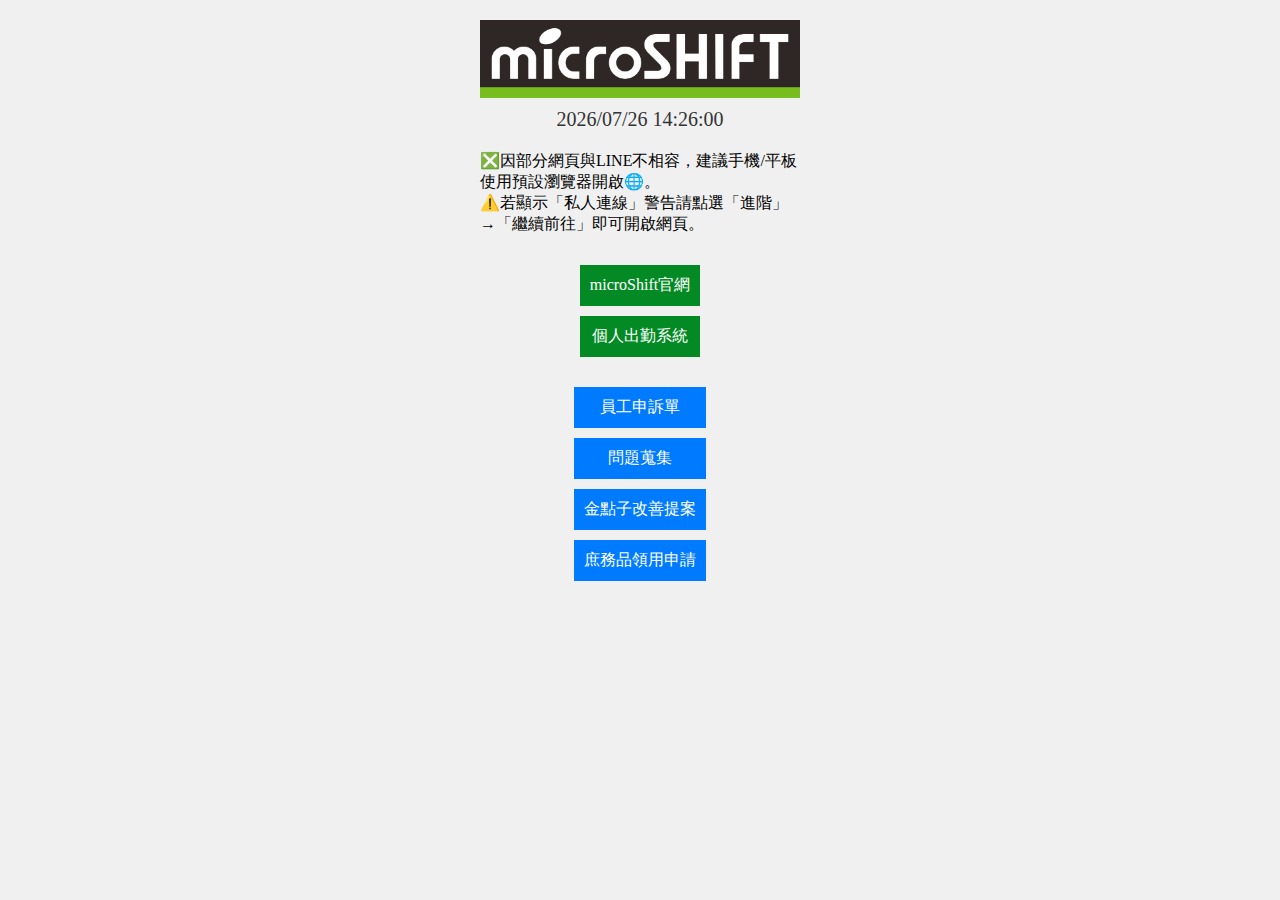
<file: index.html>
﻿<!DOCTYPE html>
<html lang="en">
<head>
    <meta charset="UTF-8">
    <meta name="viewport" content="width=device-width, initial-scale=1.0">
    <title>台灣微轉內部入口網站</title>
    <style>
        /* 頁面設定 */
        body {
            margin: 0;
            padding: 0;
            display: flex;
            flex-direction: column;
            align-items: center;
            background-color: #f0f0f0;
        }

        /* 圖像設定 */
        img {
            max-width: 320px;
            height: auto;
            margin-top: 20px;
        }

        /* 公告區設定 */
        .announcement {
            background-color: rgba(0, 0, 0, 0);
            padding: 10px;
            margin-top: 10px;
            text-align: start;
            width: 320px;
            margin-left: auto;
            margin-right: auto;
        }

        /* 按鍵A設定 */
        .link-containerA {
            margin-top: 20px;
            text-align: center;
        }
        .link-containerA a {
            display: block;
            margin-bottom: 10px;
            padding: 10px;
            background-color: #038a25;
            color: #fff;
            text-decoration: none;
        }

        /* 按鍵B設定 */
        .link-containerB {
            margin-top: 20px;
            text-align: center;
        }
        .link-containerB a {
            display: block;
            margin-bottom: 10px;
            padding: 10px;
            background-color: #007bff;
            color: #fff;
            text-decoration: none;
        }

        /* 按鍵C設定 */
        .link-containerC {
            margin-top: 20px;
            text-align: center;
        }
        .link-containerC a {
            display: block;
            margin-bottom: 10px;
            padding: 10px;
            background-color: #ff00d4;
            color: #fff;
            text-decoration: none;
        }

        /* 日期時間顯示 */
        .datetime {
            margin-top: 10px;
            font-size: 20px;
            color: #333;
        }
    </style>
</head>
<body>
    <!-- 圖片項目 -->
    <img src="index.files/image001.png" alt="Image">
    <!-- 日期時間顯示 -->
    <div class="datetime" id="currentDatetime"></div>
    <script>
        // 使用 JavaScript 獲取當前日期和時間
        function updateDatetime() {
            const currentDatetime = new Date();
            const formattedDatetime = currentDatetime.toLocaleString('zh-CN', {
                year: 'numeric',
                month: '2-digit',
                day: '2-digit',
                hour: '2-digit',
                minute: '2-digit',
                second: '2-digit'
            });
            document.getElementById('currentDatetime').innerText = formattedDatetime;
        }
        // 初始頁面時更新日期和時間
        updateDatetime();
        // 每秒更新一次日期和時間
        setInterval(updateDatetime, 1000);
    </script>
    <div class="announcement">
        <!-- 公告區內容 -->
        <!-- 更新日期：2023/11/6<br> -->
        <!-- 📫線上信箱在公司內請使用內網🖥️，使用行動網路或外部網路請使用外網📱。<br> -->
        ❎因部分網頁與LINE不相容，建議手機/平板使用預設瀏覽器開啟🌐。<br>
        ⚠️若顯示「私人連線」警告請點選「進階」→「繼續前往」即可開啟網頁。
    </div>
    <div class="link-containerA">
        <!-- 按鍵A項目 -->
        <a href="https://www.microshift.com/" target="_blank">microShift官網</a>
        <!-- <a href="https://192.168.1.254/" target="_blank">線上信箱(內網)</a> -->
        <!-- <a href="https://118.163.212.139/" target="_blank">線上信箱(外網)</a> -->
        <a href="http://118.163.212.144/mobile" target="_blank">個人出勤系統</a>
        <!-- <a href="https://microshift-internal.github.io/meeting_room.html" target="_blank">會議室使用登記</a> -->
    </div>
    <div class="link-containerB">
        <!-- 按鍵B項目 -->
        <a href="https://docs.google.com/forms/d/e/1FAIpQLSd-NCIBA9iXuCx4FsS8l8tqnWPjM22R4jFQaClwivUzL4zB_g/viewform" target="_blank">員工申訴單</a>
        <a href="https://docs.google.com/forms/d/e/1FAIpQLSfKY8ipFzvGVWQ5m5ZBguiIu7TWNY_9cK86DEggJMMALjwyZg/viewform" target="_blank">問題蒐集</a>
        <a href="https://docs.google.com/forms/d/e/1FAIpQLSdS1repAXl4o6edYIluVRgSqyQwvd29cUcidBDV7kS0HkSTNA/viewform" target="_blank">金點子改善提案</a>
		<a href="https://docs.google.com/forms/d/e/1FAIpQLSczEMfxcPUrNv1iMX86x9L-dhOEgUYS1p4_6Hgm3D1C96sNlA/viewform" target="_blank">庶務品領用申請</a>
    </div>
</html>
</file>
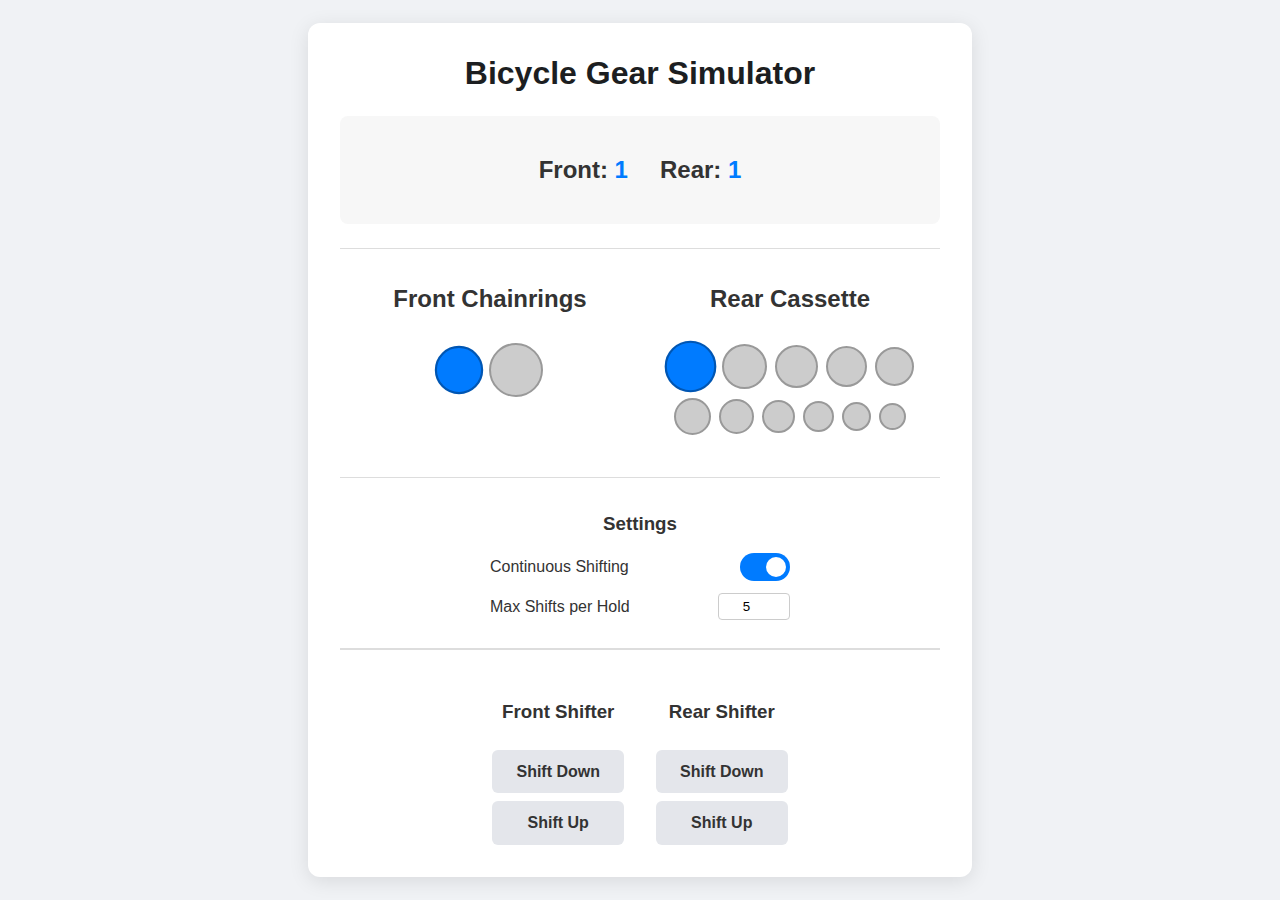
<file: bicycle-simulator/index.html>
<!DOCTYPE html>
<html lang="en">
<head>
    <meta charset="UTF-8">
    <meta name="viewport" content="width=device-width, initial-scale=1.0">
    <title>Bicycle Gear Simulator</title>
    <link rel="stylesheet" href="styles.css">
</head>
<body>
    <div class="simulator-container">
        <h1>Bicycle Gear Simulator</h1>
        
        <div class="gear-display">
            <p>Front: <span id="front-gear-display">1</span></p>
            <p>Rear: <span id="rear-gear-display">1</span></p>
        </div>

        <div class="visual-display">
            <div class="chainrings">
                <h2>Front Chainrings</h2>
                <div id="front-gears-visual"></div>
            </div>
            <div class="cassette">
                <h2>Rear Cassette</h2>
                <div id="rear-gears-visual"></div>
            </div>
        </div>

        <div class="settings">
            <h3>Settings</h3>
            <div class="setting-row">
                <label for="continuous-shift-toggle">Continuous Shifting</label>
                <label class="switch">
                    <input type="checkbox" id="continuous-shift-toggle" checked>
                    <span class="slider"></span>
                </label>
            </div>
            <div class="setting-row" id="max-shift-setting">
                <label for="max-shift-input">Max Shifts per Hold</label>
                <input type="number" id="max-shift-input" value="5" min="1" max="11">
            </div>
        </div>

        <div class="controls">
            <div class="shifter">
                <h3>Front Shifter</h3>
                <button id="front-down-button">Shift Down</button>
                <button id="front-up-button">Shift Up</button>
            </div>
            <div class="shifter">
                <h3>Rear Shifter</h3>
                <button id="rear-down-button">Shift Down</button>
                <button id="rear-up-button">Shift Up</button>
            </div>
        </div>
    </div>

    <script src="script.js"></script>
</body>
</html>
</file>
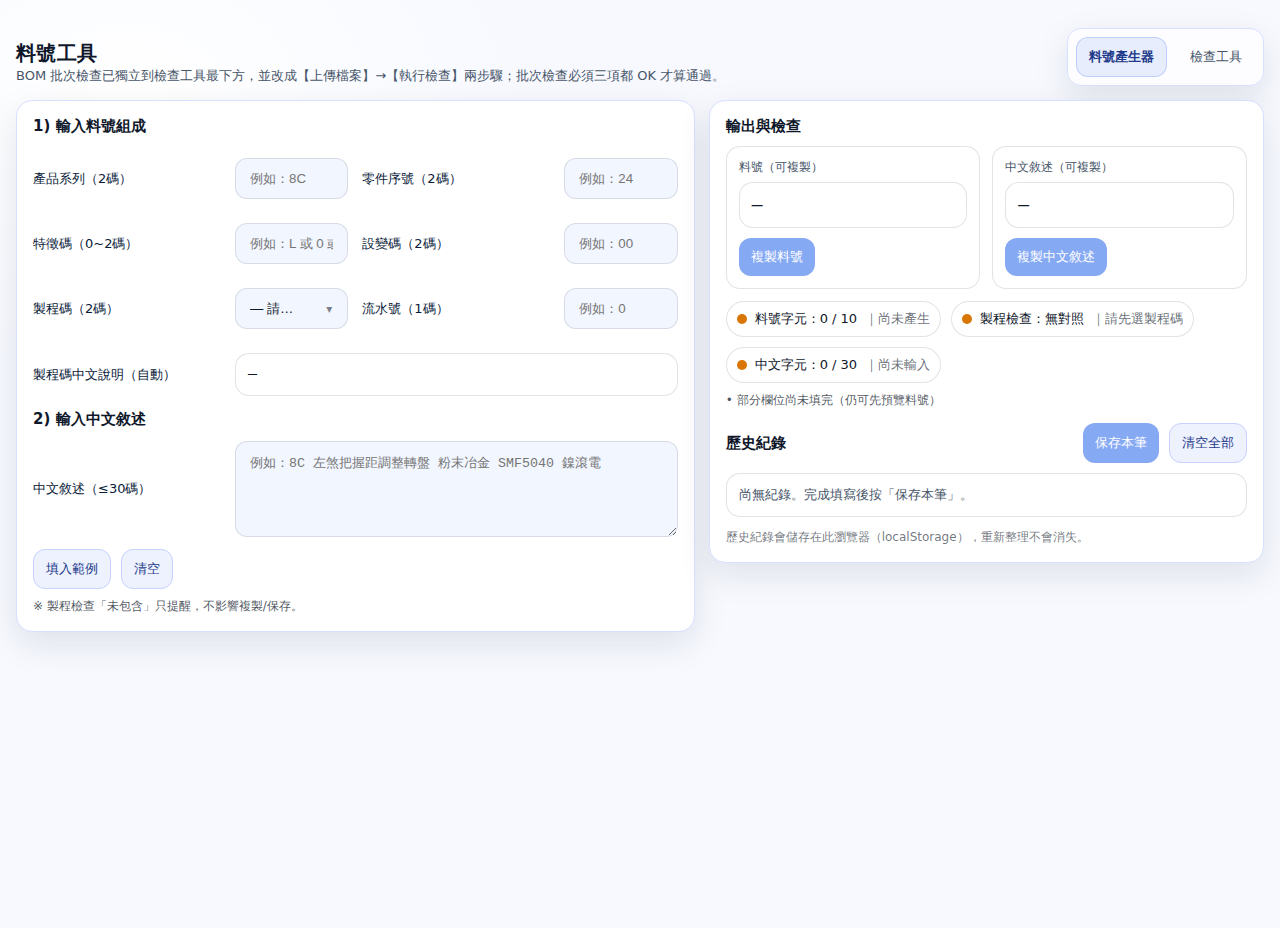
<file: bomtool/index.html>
<!doctype html>
<html lang="zh-Hant">
<head>
  <meta charset="utf-8" />
  <meta name="viewport" content="width=device-width, initial-scale=1" />
  <title>料號工具（產生器 / 檢查工具）</title>
  <style>
    :root{
      --bg1:#f7f9ff;
      --bg2:#eef3ff;
      --card:#ffffff;
      --text:#0f172a;
      --muted:#475569;
      --line:#d7e0ff;
      --soft:#f2f6ff;

      --ok:#16a34a;
      --bad:#dc2626;
      --warn:#d97706;

      --btn:#2563eb;
      --btnHover:#1d4ed8;
      --btnGhost:#eef2ff;
      --btnGhostBorder:#c7d2fe;

      --shadow: 0 12px 35px rgba(15,23,42,.10);
    }

    *{box-sizing:border-box}
    body{
      margin:0;
      font-family: ui-sans-serif, system-ui, -apple-system, "Segoe UI", "Noto Sans TC", Arial;
      color:var(--text);
      background:
        radial-gradient(900px 600px at 10% 10%, #ffffff 0%, var(--bg1) 45%),
        radial-gradient(900px 600px at 90% 0%, #eaf0ff 0%, var(--bg2) 55%),
        linear-gradient(180deg, var(--bg1), var(--bg2));
      min-height: 100vh;
    }

    .wrap{max-width:1280px; margin:28px auto; padding:0 16px;}
    .title{display:flex; align-items:flex-end; justify-content:space-between; gap:12px; flex-wrap:wrap; margin-bottom:14px;}
    h1{margin:0; font-size:20px; letter-spacing:.3px;}
    .hint{color:var(--muted); font-size:13px; line-height:1.45;}

    .tabs{
      display:flex; gap:10px; flex-wrap:wrap;
      padding:8px;
      background: rgba(255,255,255,.7);
      border:1px solid var(--line);
      border-radius:14px;
      box-shadow: var(--shadow);
    }
    .tab{
      appearance:none;
      border:1px solid transparent;
      background: transparent;
      color: var(--muted);
      padding:10px 12px;
      border-radius:12px;
      cursor:pointer;
      font-size:13px;
      transition: all .15s ease;
      white-space: nowrap;
    }
    .tab:hover{background: rgba(37,99,235,.06); color:#1e3a8a;}
    .tab.active{
      background: rgba(37,99,235,.10);
      border-color: rgba(37,99,235,.22);
      color:#1e3a8a;
      font-weight:600;
    }

    .grid{display:grid; grid-template-columns: 1.1fr .9fr; gap:14px; align-items:start;}
    @media (max-width: 980px){ .grid{grid-template-columns:1fr;} }

    .card{
      background: var(--card);
      border:1px solid var(--line);
      box-shadow: var(--shadow);
      border-radius:16px;
      padding:16px;
    }
    .card h2{margin:0 0 10px 0; font-size:15px;}

    .stack{display:grid; gap:14px;}

    .row{
      display:grid;
      grid-template-columns: 190px 1fr;
      gap:12px;
      align-items:center;
      margin:12px 0;
    }
    @media (max-width: 640px){
      .row{grid-template-columns: 1fr;}
    }

    label{color:#0b1b3a; font-size:13px; white-space:nowrap;}
    @media (max-width:640px){ label{white-space:normal;} }

    input, textarea, select{
      width:100%;
      background: var(--soft);
      border:1px solid rgba(15,23,42,.12);
      color:var(--text);
      border-radius:12px;
      padding:12px 14px;
      outline:none;
      min-width: 0;
    }

    textarea{min-height:96px; resize:vertical;}
    input:focus, textarea:focus, select:focus{
      border-color: rgba(37,99,235,.45);
      box-shadow:0 0 0 3px rgba(37,99,235,.15);
      background:#fff;
    }

    .split{display:grid; grid-template-columns: 1fr 1fr; gap:14px;}
    @media (max-width:720px){ .split{grid-template-columns:1fr;} }

    select{
      appearance:none;
      padding-right: 52px;
      white-space: nowrap;
      overflow: hidden;
      text-overflow: ellipsis;
    }
    .selectWrap{
      position: relative;
      width: 100%;
      min-width: 0;
    }
    .selectWrap::after{
      content:"▾";
      position:absolute;
      right:16px;
      top:50%;
      transform: translateY(-50%);
      color: rgba(15,23,42,.55);
      pointer-events:none;
      font-size:12px;
    }

    option{white-space:nowrap;}

    .out{
      font-family: ui-monospace, SFMono-Regular, Menlo, Monaco, Consolas, "Liberation Mono", "Courier New", monospace;
      font-size:15px;
      padding:12px;
      border-radius:14px;
      border:1px solid rgba(15,23,42,.12);
      background: #ffffff;
      word-break:break-all;
    }

    .btns{display:flex; gap:10px; flex-wrap:wrap; margin-top:10px;}
    button{
      border:none; cursor:pointer; color:white;
      background: var(--btn);
      padding:10px 12px;
      border-radius:12px;
      transition: transform .08s ease, background .15s ease;
      font-size:13px;
      white-space: nowrap;
    }
    button:hover{background: var(--btnHover); transform: translateY(-1px);}
    button:active{transform: translateY(0px);}
    button.ghost{
      color:#1e3a8a;
      background: var(--btnGhost);
      border:1px solid var(--btnGhostBorder);
    }
    button.ghost:hover{background:#e0e7ff;}
    button.danger{
      color:white;
      background: #ef4444;
    }
    button.danger:hover{background:#dc2626;}
    button:disabled{opacity:.55; cursor:not-allowed; transform:none;}

    .status{display:flex; gap:10px; flex-wrap:wrap; margin-top:12px;}
    .pill{
      display:inline-flex; align-items:center; gap:8px;
      border:1px solid rgba(15,23,42,.12);
      background: rgba(255,255,255,.9);
      padding:8px 10px; border-radius:999px; font-size:13px;
      white-space: nowrap;
    }
    .dot{width:10px; height:10px; border-radius:999px; background:var(--warn);}
    .pill.ok .dot{background:var(--ok);}
    .pill.bad .dot{background:var(--bad);}
    .pill.warn .dot{background:var(--warn);}

    .twoCol{display:grid; grid-template-columns: 1fr 1fr; gap:12px;}
    @media (max-width:820px){ .twoCol{grid-template-columns:1fr;} }

    .kpi{
      border:1px solid rgba(15,23,42,.12);
      background: rgba(255,255,255,.9);
      border-radius:14px;
      padding:12px;
      min-width:0;
    }
    .kpi .k{color:var(--muted); font-size:12px;}
    .kpi .v{font-size:18px; margin-top:6px; word-break:break-all;}

    .footer{color:rgba(15,23,42,.60); font-size:12px; margin-top:12px;}
    .note{color:rgba(15,23,42,.75); font-size:12px; margin-top:8px; line-height:1.5;}
    .okText{color:var(--ok);}
    .badText{color:var(--bad);}
    .warnText{color:var(--warn);}

    .histHead{
      display:flex; align-items:center; justify-content:space-between;
      gap:10px; flex-wrap:wrap; margin-top:14px;
    }
    .histList{
      margin-top:10px;
      border:1px solid rgba(15,23,42,.12);
      border-radius:14px;
      overflow:hidden;
      background:#fff;
    }
    .histRow{
      display:grid;
      grid-template-columns: 36px 1fr 92px;
      gap:10px;
      padding:10px 12px;
      align-items:start;
      border-top:1px solid rgba(15,23,42,.08);
    }
    .histRow:first-child{border-top:none;}
    .histIdx{font-size:12px; color:var(--muted); text-align:right; padding-top:8px;}

    .histMain{display:grid; gap:8px; min-width:0;}
    .histPN, .histDesc{
      font-size:13px;
      padding:8px 10px;
      border:1px solid rgba(15,23,42,.12);
      border-radius:12px;
      background: var(--soft);
      word-break:break-word;
    }
    .histPN{
      font-family: ui-monospace, SFMono-Regular, Menlo, Monaco, Consolas, "Liberation Mono", "Courier New", monospace;
    }
    .histActions{display:flex; justify-content:flex-end; padding-top:6px;}
    .histEmpty{padding:12px; color:var(--muted); font-size:13px;}

    .batchSection{
      margin-top:14px;
    }
    .batchBox{
      border-top:1px dashed rgba(15,23,42,.12);
      padding-top:16px;
    }
    .stepBox{
      border:1px solid rgba(15,23,42,.10);
      border-radius:14px;
      background:#fbfdff;
      padding:12px;
      margin-top:10px;
    }
    .stepTitle{
      font-size:13px;
      font-weight:700;
      color:#1e3a8a;
      margin-bottom:8px;
    }

    .fileInput{
      padding:10px;
      background:#fff;
      border:1px dashed rgba(15,23,42,.25);
      border-radius:12px;
    }

    .tableWrap{
      margin-top:12px;
      overflow:auto;
      border:1px solid rgba(15,23,42,.12);
      border-radius:14px;
      background:#fff;
    }
    table{
      width:100%;
      border-collapse:collapse;
      font-size:13px;
      min-width:980px;
    }
    th, td{
      border-bottom:1px solid rgba(15,23,42,.08);
      padding:10px 8px;
      text-align:left;
      vertical-align:top;
    }
    th{
      background:#f8fbff;
      position:sticky;
      top:0;
      z-index:1;
    }
    .badge{
      display:inline-block;
      padding:3px 8px;
      border-radius:999px;
      font-size:12px;
      font-weight:600;
      white-space:nowrap;
    }
    .badge.ok{background:#dcfce7; color:#166534;}
    .badge.bad{background:#fee2e2; color:#991b1b;}
    .badge.warn{background:#fef3c7; color:#92400e;}
  </style>
</head>

<body>
  <div class="wrap">
    <div class="title">
      <div>
        <h1>料號工具</h1>
        <div class="hint">BOM 批次檢查已獨立到檢查工具最下方，並改成【上傳檔案】→【執行檢查】兩步驟；批次檢查必須三項都 OK 才算通過。</div>
      </div>

      <div class="tabs" role="tablist" aria-label="工具切換">
        <button class="tab active" id="tabGen" role="tab" aria-selected="true" aria-controls="panelGen">料號產生器</button>
        <button class="tab" id="tabCheck" role="tab" aria-selected="false" aria-controls="panelCheck">檢查工具</button>
      </div>
    </div>

    <!-- ===== Panel: Generator ===== -->
    <section id="panelGen" role="tabpanel" aria-labelledby="tabGen">
      <div class="grid">
        <div class="card">
          <h2>1) 輸入料號組成</h2>

          <div class="split">
            <div class="row">
              <label for="series">產品系列（2碼）</label>
              <input id="series" maxlength="2" placeholder="例如：8C" />
            </div>
            <div class="row">
              <label for="partNo">零件序號（2碼）</label>
              <input id="partNo" maxlength="2" placeholder="例如：24" />
            </div>
          </div>

          <div class="split">
            <div class="row">
              <label for="feature">特徵碼（0~2碼）</label>
              <input id="feature" maxlength="2" placeholder="例如：L 或 0 或 AB" />
            </div>
            <div class="row">
              <label for="ec">設變碼（2碼）</label>
              <input id="ec" maxlength="2" placeholder="例如：00" />
            </div>
          </div>

          <div class="split">
            <div class="row">
              <label for="proc">製程碼（2碼）</label>
              <div class="selectWrap">
                <select id="proc"></select>
              </div>
            </div>
            <div class="row">
              <label for="seq">流水號（1碼）</label>
              <input id="seq" maxlength="1" placeholder="例如：0" />
            </div>
          </div>

          <div class="row">
            <label>製程碼中文說明（自動）</label>
            <div class="out" id="procDesc">—</div>
          </div>

          <h2 style="margin-top:14px;">2) 輸入中文敘述</h2>
          <div class="row">
            <label for="desc">中文敘述（≤30碼）</label>
            <textarea id="desc" placeholder="例如：8C 左煞把握距調整轉盤 粉末冶金 SMF5040 鎳滾電"></textarea>
          </div>

          <div class="btns">
            <button class="ghost" id="btnFillDemo" type="button">填入範例</button>
            <button class="ghost" id="btnClear" type="button">清空</button>
          </div>

          <div class="note">
            ※ 製程檢查「未包含」只提醒，不影響複製/保存。
          </div>
        </div>

        <div class="card">
          <h2>輸出與檢查</h2>

          <div class="twoCol">
            <div class="kpi">
              <div class="k">料號（可複製）</div>
              <div class="v out" id="outPN">—</div>
              <div class="btns">
                <button id="copyPN" type="button">複製料號</button>
              </div>
            </div>

            <div class="kpi">
              <div class="k">中文敘述（可複製）</div>
              <div class="v out" id="outDesc">—</div>
              <div class="btns">
                <button id="copyDesc" type="button">複製中文敘述</button>
              </div>
            </div>
          </div>

          <div class="status" id="statusArea" aria-live="polite" style="margin-top:12px;"></div>
          <div class="note" id="noteGen"></div>

          <div class="histHead">
            <h2 style="margin:0;">歷史紀錄</h2>
            <div class="btns" style="margin:0;">
              <button id="btnSaveHistory" type="button">保存本筆</button>
              <button class="ghost" id="btnClearHistory" type="button">清空全部</button>
            </div>
          </div>

          <div class="histList" id="histList">
            <div class="histEmpty">尚無紀錄。完成填寫後按「保存本筆」。</div>
          </div>

          <div class="footer">
            歷史紀錄會儲存在此瀏覽器（localStorage），重新整理不會消失。
          </div>
        </div>
      </div>
    </section>

    <!-- ===== Panel: Checker ===== -->
    <section id="panelCheck" role="tabpanel" aria-labelledby="tabCheck" style="display:none;">
      <div class="stack">
        <div class="grid">
          <div class="card">
            <h2>手動輸入（檢查工具）</h2>

            <div class="row">
              <label for="manualPN">料號（手動）</label>
              <input id="manualPN" placeholder="例如：8C24L00CD0" />
            </div>

            <div class="row">
              <label for="manualProc">製程碼（2碼）</label>
              <div class="selectWrap">
                <select id="manualProc"></select>
              </div>
            </div>

            <div class="row">
              <label>製程碼中文說明（自動）</label>
              <div class="out" id="manualProcDesc">—</div>
            </div>

            <div class="row">
              <label for="manualDesc">中文敘述（手動）</label>
              <textarea id="manualDesc" placeholder="請貼上或輸入中文敘述"></textarea>
            </div>

            <div class="btns">
              <button class="ghost" id="btnManualDemo" type="button">填入範例</button>
              <button class="ghost" id="btnManualClear" type="button">清空</button>
            </div>

            <div class="note">
              ※ 此分頁僅檢查與複製（不擋複製）。
            </div>
          </div>

          <div class="card">
            <h2>檢查結果與複製</h2>

            <div class="twoCol">
              <div class="kpi">
                <div class="k">料號（可複製）</div>
                <div class="v out" id="manualOutPN">—</div>
                <div class="btns">
                  <button id="manualCopyPN" type="button">複製料號</button>
                </div>
              </div>

              <div class="kpi">
                <div class="k">中文敘述（可複製）</div>
                <div class="v out" id="manualOutDesc">—</div>
                <div class="btns">
                  <button id="manualCopyDesc" type="button">複製中文敘述</button>
                </div>
              </div>
            </div>

            <div class="status" id="manualStatusArea" aria-live="polite" style="margin-top:12px;"></div>
            <div class="note" id="noteManual"></div>
          </div>
        </div>

        <!-- ✅ 獨立在最下面的 BOM 批次檢查 -->
        <div class="card batchSection">
          <h2>BOM 批次檢查</h2>

          <div class="batchBox">
            <div class="stepBox">
              <div class="stepTitle">步驟 1：上傳檔案</div>
              <div class="row" style="grid-template-columns: 120px 1fr;">
                <label for="batchExcel">Excel 檔案</label>
                <input id="batchExcel" class="fileInput" type="file" accept=".xlsx,.xls,.csv" />
              </div>
              <div class="note" id="batchUploadNote">
                需包含欄位名稱：<b>零件料號</b>、<b>新零件名稱</b>
              </div>
            </div>

            <div class="stepBox">
              <div class="stepTitle">步驟 2：執行檢查</div>
              <div class="btns">
                <button id="btnRunBatchCheck" type="button" disabled>執行檢查</button>
                <button class="ghost" id="btnClearBatch" type="button">清空批次結果</button>
              </div>
              <div class="note">
                檢查規則：<br>
                1. 料號字元 ≤ 10<br>
                2. 中文敘述字元 ≤ 30<br>
                3. 中文敘述必須包含製程說明<br>
                <span class="badText">※ 三項都 OK 才顯示「通過」，其餘一律顯示「異常」</span>
              </div>
            </div>

            <div class="tableWrap" id="batchResultWrap" style="display:none;">
              <table>
                <thead>
                  <tr>
                    <th>#</th>
                    <th>零件料號</th>
                    <th>新零件名稱</th>
                    <th>解析製程碼</th>
                    <th>製程說明</th>
                    <th>料號字元</th>
                    <th>中文敘述字元</th>
                    <th>是否包含製程說明</th>
                    <th>檢查結果</th>
                  </tr>
                </thead>
                <tbody id="batchResultBody"></tbody>
              </table>
            </div>

            <div class="note" id="batchNote"></div>
          </div>
        </div>
      </div>
    </section>
  </div>

  <script src="https://cdn.sheetjs.com/xlsx-0.20.3/package/dist/xlsx.full.min.js"></script>

  <script>
    const PROC_MAP = new Map([
      ["00","市購件"],["0A","鐵捲料(SPFC)"],["0B","鋁捲料"],["0C","鐵板料"],["0D","鋁板料"],
      ["0E","不鏽鋼捲料"],["0F","銅棒材"],["0G","鋁棒材"],["0H","不鏽鋼棒材"],["0J","鋁廢料"],
      ["0K","塑膠射出原料"],["0L","鐵捲料(SPCC)"],["0M","鍍鋅捲料(SPCC)"],["0N","鐵棒材"],["0P","塑膠卷料"],
      ["0Q","鐵捲料(SAPH440)"],["1A","沖床"],["1B","沖床--整平"],["1C","鉚合"],["1D","沖接"],["1E","手壓"],["1F","沖製--鋁"],
      ["2A","鍛造--鋁"],["2B","鍛造--鐵"],["2C","螺絲鍛打"],["3A","CNC車床"],["3B","CNC铣床"],["3C","車洗複合"],["3D","研磨"],
      ["3E","細砂修"],["3F","砂修"],["3G","拋光(一般)"],["3J","鑽孔"],["3K","鉸孔"],["3L","攻牙&皿頭"],["3N","洗亮"],["3P","鏡面拋光"],
      ["3Q","CNC铣亮面"],["3R","CNC+鉸孔"],["3T","拉絲"],["3U","核桃拋"],["4A","鋁壓鑄"],["4B","鋅壓鑄"],["5A","粉末冶金"],
      ["5B","粉末冶金--燒結"],["5C","粉末冶金--熱處理"],["5D","粉末冶金+加工"],["5E","粉末射出---鐵"],["5F","粉末射出--不鏽鋼"],
      ["6A","滲碳焠火"],["6B","回火"],["6C","氮化"],["6D","調質"],["6E","高週波"],["6F","T4"],["6G","T6"],["6H","鹽浴"],
      ["7A","粗振"],["7B","細振"],["7C","振亮"],["7D","陶瓷振動"],["7F","超音波清洗"],["7G","振動+特殊製程+噴氧化鋁"],
      ["8A","噴小鋼珠"],["8B","噴砂#80"],["8C","噴砂#100"],["8D","噴砂#120"],["8E","噴砂#60"],["8H","噴玻璃砂#2"],["8M","噴砂#0.2mm"],
      ["8N","沙丁鎳噴砂"],["8P","吹氣 (清除殘砂)"],["9A","陽極--黑"],["9B","陽極--銀"],["9C","陽極--深灰色( A24 )"],["9D","陽極--K金色( A5 )"],
      ["9E","陽極--紅"],["9F","陽極黑--鏡面拋光"],["9G","陽極銀+拋光+印刷"],["9H","陽極黑+拋光+印刷"],["9J","陽極銀--鏡面拋光"],["9K","陽極灰--雷雕"],
      ["9P","陽極黑--印刷"],["9Q","陽極黑--水標"],["9R","陽極黑--雷雕"],["9T","陽極銀--印刷"],["9U","陽極銀--水標"],["9V","陽極銀--雷雕"],
      ["9X","陽極紅--雷雕"],["9Y","陽極霧黑"],["9Z","陽極-鋁本色"],["AA","橡膠/塑膠射出"],["AB","包膠"],["AC","熱壓"],["AD","射包碳纖"],
      ["BA","磷酸鹽灰"],["BB","磷酸鹽黑"],["BC","磷酸錳"],["BD","鉻酸皮膜"],["BE","染黑"],["CA","鉻吊電"],["CB","鉻滾電"],["CC","鎳吊電"],["CD","鎳滾電"],
      ["CE","三價鉻白鋅"],["CF","三價鉻黑鋅"],["CG","三價鉻黃鋅"],["CH","三價鉻五彩"],["CJ","路銹寶"],["CK","除氫"],["CL","達可銹--銀本色"],["CM","達可銹--黑"],
      ["CN","沙丁鎳"],["CP","黑鎳"],["CQ","鍍鐵氟龍--黑"],["CR","三價鉻黑鋅(除氫)"],["CT","沙丁鎳(除氫)"],["CV","三價鉻白鋅(除氫)"],
      ["DA","烤漆--亮黑"],["DB","烤漆--霧黑"],["DC","烤漆--亮銀"],["DD","烤漆--霧銀"],["DE","烤漆--白"],["DF","烤漆--透明"],["DG","烤漆透明--水標"],["DH","烤漆白--水標"],
      ["DJ","烤漆--亮鈦"],["DK","烤漆霧黑+CNC+印刷"],["DM","烤漆透明--印刷"],["DN","烤漆透明--雷雕"],["DP","烤漆霧黑--印刷"],["DQ","烤漆霧黑--水標"],["DR","烤漆霧黑--雷雕"],
      ["DT","烤漆亮黑--印刷"],["DU","烤漆亮黑--水標"],["DV","烤漆亮黑--雷雕"],["DW","烤漆白--印刷"],["DX","烤漆黑--印刷"],["DY","烤漆霧黑--雷雕+印刷"],["DZ","烤漆--織紋漆"],
      ["EA","電著--亮黑"],["EB","電著--霧黑"],["EN","氮化+電著亮黑"],["EP","電著霧黑--印刷"],["EQ","電著霧黑--水標"],["ER","電著霧黑--雷刻"],["ET","電著亮黑--印刷"],["EV","電著亮黑--雷刻"],
      ["GA","烤漆霧灰 (水泥灰)"],["GB","烤漆霧灰-印刷"],["GC","烤漆-5度消光黑"],["GD","烤漆-5度消光黑--印刷"],["GE","烤漆-5度消光黑--雷刻"],["GF","烤漆-5度消光黑+砂 (鐵砂黑)--雷刻"],["GG","烤漆-5度消光黑+砂 (鐵砂黑)"],
      ["MA","染黑(不加防鏽油)"],["ME","染黑+電著黑"],["MP","染黑+電著黑+印刷"],["WA","不鏽鋼黑化"],["WB","噴油"],["WC","浸油"],["WD","防鬆膠"],["WE","耐鍊"],["WF","印刷"],["WG","噴字"],
      ["WH","含浸"],["WJ","氣密膠"],["XA","塗膠"],["XB","擦介質"],["XC","除油"],["XD","雷刻"],["XE","上遮噴"],["XF","彈簧成型"],["XG","多工成型 (鏈撥整型)"],["XH","修剪"],["XJ","鎖螺絲"],["XK","拆螺絲"],["XL","拆遮噴"],["XM","貼保護膜"],
      ["YA","鋁擠"],["YB","包碳纖"],["YC","碳纖--水標"],
    ]);

    const $ = (id) => document.getElementById(id);

    const tabGen = $("tabGen"), tabCheck = $("tabCheck");
    const panelGen = $("panelGen"), panelCheck = $("panelCheck");

    const elSeries = $("series"), elPartNo = $("partNo"), elFeature = $("feature"), elEC = $("ec"), elProc = $("proc"), elSeq = $("seq");
    const elProcDesc = $("procDesc"), elDesc = $("desc");
    const outPN = $("outPN"), outDesc = $("outDesc");
    const statusArea = $("statusArea"), noteGen = $("noteGen");
    const btnCopyPN = $("copyPN"), btnCopyDesc = $("copyDesc");
    const btnClear = $("btnClear"), btnFillDemo = $("btnFillDemo");
    const btnSaveHistory = $("btnSaveHistory"), btnClearHistory = $("btnClearHistory"), histList = $("histList");

    const manualPN = $("manualPN"), manualProc = $("manualProc"), manualProcDesc = $("manualProcDesc"), manualDesc = $("manualDesc");
    const manualOutPN = $("manualOutPN"), manualOutDesc = $("manualOutDesc");
    const manualStatusArea = $("manualStatusArea"), noteManual = $("noteManual");
    const manualCopyPN = $("manualCopyPN"), manualCopyDesc = $("manualCopyDesc");
    const btnManualDemo = $("btnManualDemo"), btnManualClear = $("btnManualClear");

    const batchExcel = $("batchExcel");
    const btnRunBatchCheck = $("btnRunBatchCheck");
    const btnClearBatch = $("btnClearBatch");
    const batchResultWrap = $("batchResultWrap");
    const batchResultBody = $("batchResultBody");
    const batchNote = $("batchNote");
    const batchUploadNote = $("batchUploadNote");

    let uploadedBatchRows = [];

    function normalizeUpper(s){ return (s ?? "").toString().trim().toUpperCase(); }
    function onlyAlnum(s){ return normalizeUpper(s).replace(/[^0-9A-Z]/g, ""); }
    function safeText(s){ return (s ?? "").toString(); }

    function makePill(state, label, detail){
      const cls = state === "ok" ? "pill ok" : state === "bad" ? "pill bad" : "pill warn";
      return `
        <div class="${cls}">
          <span class="dot" aria-hidden="true"></span>
          <span>${label}</span>
          <span style="color: rgba(15,23,42,.65);">｜${detail}</span>
        </div>
      `;
    }

    function makeBadge(type, text){
      return `<span class="badge ${type}">${text}</span>`;
    }

    async function copyToClipboard(text, noteEl){
      const t = safeText(text);
      if (!t || t === "—") return;
      try{
        await navigator.clipboard.writeText(t);
        flashNote(noteEl, `已複製：${t}`);
      }catch(_){
        const ta = document.createElement("textarea");
        ta.value = t;
        document.body.appendChild(ta);
        ta.select();
        document.execCommand("copy");
        ta.remove();
        flashNote(noteEl, `已複製：${t}`);
      }
    }

    let flashTimer = null;
    function flashNote(noteEl, msg){
      const old = noteEl.innerHTML;
      noteEl.innerHTML = `<span class="okText">• ${msg}</span>`;
      clearTimeout(flashTimer);
      flashTimer = setTimeout(()=>{ noteEl.innerHTML = old; }, 1200);
    }

    function initProcSelect(selectEl){
      const codes = Array.from(PROC_MAP.keys()).sort((a,b)=> a.localeCompare(b));
      selectEl.innerHTML =
        `<option value="">— 請選擇 —</option>` +
        codes.map(c=>{
          const d = PROC_MAP.get(c);
          return `<option value="${c}">${c}　${d}</option>`;
        }).join("");
      selectEl.addEventListener("change", ()=>{
        const opt = selectEl.options[selectEl.selectedIndex];
        selectEl.title = opt ? opt.textContent : "";
      });
      const opt0 = selectEl.options[selectEl.selectedIndex];
      selectEl.title = opt0 ? opt0.textContent : "";
    }

    function buildPartNumber(){
      const series = onlyAlnum(elSeries.value).slice(0,2);
      const partNo  = onlyAlnum(elPartNo.value).slice(0,2);
      const feature = onlyAlnum(elFeature.value).slice(0,2);
      const ec      = onlyAlnum(elEC.value).slice(0,2);
      const proc    = onlyAlnum(elProc.value).slice(0,2);
      const seq     = onlyAlnum(elSeq.value).slice(0,1);
      return `${series}${partNo}${feature}${ec}${proc}${seq}`;
    }

    function getGenState(){
      const pn = buildPartNumber();
      const pnLen = pn.length;

      const procCode = normalizeUpper(elProc.value);
      const procDesc = PROC_MAP.get(procCode) || "";

      const desc = safeText(elDesc.value).trim();
      const descLen = desc.length;

      const pnLenOk = pnLen > 0 && pnLen <= 10;
      const pnHasAllInputs = [elSeries.value, elPartNo.value, elEC.value, elProc.value, elSeq.value]
        .every(v => normalizeUpper(v).length > 0);
      const descLenOk = descLen > 0 && descLen <= 30;
      const mustInclude = procDesc ? desc.includes(procDesc) : false;
      const allCompleteForSave = pnHasAllInputs && pnLenOk && descLenOk;

      return { pn, pnLen, procCode, procDesc, desc, descLen, pnLenOk, pnHasAllInputs, descLenOk, mustInclude, allCompleteForSave };
    }

    function renderGenerator(){
      const st = getGenState();

      elProcDesc.textContent = st.procDesc || "—";
      outPN.textContent = st.pn || "—";
      outDesc.textContent = st.desc || "—";

      const includeState = st.procDesc ? (st.mustInclude ? "ok" : "bad") : "warn";
      statusArea.innerHTML = [
        makePill(st.pnLenOk ? "ok" : (st.pnLen===0 ? "warn" : "bad"), `料號字元：${st.pnLen} / 10`, st.pnLenOk ? "OK" : (st.pnLen===0 ? "尚未產生" : "超過10碼")),
        makePill(includeState, `製程檢查：${st.procDesc ? "需包含" : "無對照"}`, st.procDesc ? (st.mustInclude ? "包含製程" : "未包含製程") : "請先選製程碼"),
        makePill((st.descLen===0) ? "warn" : (st.descLenOk ? "ok" : "bad"), `中文字元：${st.descLen} / 30`, (st.descLen===0) ? "尚未輸入" : (st.descLenOk ? "OK" : "超過30碼")),
      ].join("");

      const notes = [];
      if (!st.pnHasAllInputs) notes.push("• 部分欄位尚未填完（仍可先預覽料號）");
      if (st.procDesc && st.desc && !st.mustInclude) notes.push(`• 中文敘述未包含製程說明：「${st.procDesc}」（不影響複製/保存）`);
      if (st.pnLen > 10) notes.push("• 料號超過 10 碼：請縮短特徵碼或檢查輸入。");
      if (st.descLen > 30) notes.push("• 中文敘述超過 30 碼。");

      noteGen.innerHTML = notes.length ? notes.join("<br/>") : `<span class="okText">• 檢查通過（或已接近完成）</span>`;

      btnCopyPN.disabled = !(st.pnLenOk && st.pnLen > 0);
      btnCopyDesc.disabled = !(st.descLenOk && st.descLen > 0);
      btnSaveHistory.disabled = !st.allCompleteForSave;
    }

    function clearGenerator(){
      elSeries.value=""; elPartNo.value=""; elFeature.value=""; elEC.value="";
      elProc.value=""; elSeq.value=""; elDesc.value="";
      renderGenerator();
    }

    function fillGeneratorDemo(){
      elSeries.value="8C"; elPartNo.value="24"; elFeature.value="L"; elEC.value="00";
      elProc.value="CD"; elSeq.value="0";
      elDesc.value="8C 左煞把握距調整轉盤 粉末冶金 SMF5040 鎳滾電";
      renderGenerator();
    }

    const LS_KEY = "ms_partno_history_v4";

    function loadHistory(){
      try{
        const raw = localStorage.getItem(LS_KEY);
        const arr = raw ? JSON.parse(raw) : [];
        return Array.isArray(arr) ? arr : [];
      }catch(_){ return []; }
    }
    function saveHistory(arr){ localStorage.setItem(LS_KEY, JSON.stringify(arr)); }
    function newId(){ return `${Date.now().toString(36)}-${Math.random().toString(36).slice(2,8)}`; }
    function escapeHtml(s){
      return safeText(s)
        .replaceAll("&","&amp;").replaceAll("<","&lt;").replaceAll(">","&gt;")
        .replaceAll('"',"&quot;").replaceAll("'","&#039;");
    }
    function historyAdd(record){
      const arr = loadHistory();
      const exists = arr.some(x => x.pn === record.pn && x.desc === record.desc);
      if (exists) return { ok:false, reason:"duplicate" };
      arr.unshift(record);
      saveHistory(arr);
      return { ok:true };
    }
    function historyDelete(id){
      const arr = loadHistory().filter(x => x.id !== id);
      saveHistory(arr);
    }
    function historyClear(){ saveHistory([]); }

    function renderHistory(){
      const arr = loadHistory();
      if (arr.length === 0){
        histList.innerHTML = `<div class="histEmpty">尚無紀錄。完成填寫後按「保存本筆」。</div>`;
        return;
      }
      histList.innerHTML = arr.map((x, idx) => `
        <div class="histRow">
          <div class="histIdx">${idx+1}</div>
          <div class="histMain">
            <div class="histPN" title="${escapeHtml(x.pn)}">${escapeHtml(x.pn)}</div>
            <div class="histDesc" title="${escapeHtml(x.desc)}">${escapeHtml(x.desc)}</div>
          </div>
          <div class="histActions">
            <button class="danger" data-del="${x.id}" type="button">刪除</button>
          </div>
        </div>
      `).join("");

      histList.querySelectorAll("button[data-del]").forEach(btn=>{
        btn.addEventListener("click", ()=>{
          const id = btn.getAttribute("data-del");
          historyDelete(id);
          renderHistory();
        });
      });
    }

    function renderChecker(){
      const pn = onlyAlnum(manualPN.value);
      const pnLen = pn.length;

      const procCode = normalizeUpper(manualProc.value);
      const procDesc = PROC_MAP.get(procCode) || "";
      manualProcDesc.textContent = procDesc || "—";

      const desc = safeText(manualDesc.value).trim();
      const descLen = desc.length;

      const pnLenOk = pnLen > 0 && pnLen <= 10;
      const descLenOk = descLen > 0 && descLen <= 30;
      const mustInclude = procDesc ? desc.includes(procDesc) : false;
      const includeState = procDesc ? (mustInclude ? "ok" : "bad") : "warn";

      manualOutPN.textContent = pn || "—";
      manualOutDesc.textContent = desc || "—";

      manualStatusArea.innerHTML = [
        makePill(pnLenOk ? "ok" : (pnLen===0 ? "warn" : "bad"), `料號字元：${pnLen} / 10`, pnLenOk ? "OK" : (pnLen===0 ? "尚未輸入" : "超過10碼")),
        makePill(includeState, `製程檢查：${procDesc ? "需包含" : "無對照"}`, procDesc ? (mustInclude ? "包含製程" : "未包含製程") : "請先選製程碼"),
        makePill((descLen===0) ? "warn" : (descLenOk ? "ok" : "bad"), `中文字元：${descLen} / 30`, (descLen===0) ? "尚未輸入" : (descLenOk ? "OK" : "超過30碼")),
      ].join("");

      const notes = [];
      if (pnLen > 10) notes.push("• 料號已超過 10 碼");
      if (procDesc && desc && !mustInclude) notes.push(`• 中文敘述未包含製程說明：「${procDesc}」（仍可複製）`);
      if (descLen > 30) notes.push("• 中文敘述已超過 30 碼");
      noteManual.innerHTML = notes.length ? notes.join("<br/>") : `<span class="okText">• 檢查通過（或已接近完成）</span>`;

      manualCopyPN.disabled = !(pnLen > 0);
      manualCopyDesc.disabled = !(descLen > 0);
    }

    function clearChecker(){
      manualPN.value=""; manualProc.value=""; manualDesc.value="";
      renderChecker();
    }

    function fillCheckerDemo(){
      manualPN.value="8C24L00CD0";
      manualProc.value="CD";
      manualDesc.value="8C 左煞把握距調整轉盤 粉末冶金 SMF5040 鎳滾電";
      renderChecker();
    }

    function parseProcFromPartNumber(partNo){
      const pn = onlyAlnum(partNo);
      if (pn.length < 3) return "";
      return pn.slice(-3, -1);
    }

    function inspectBatchRow(partNoRaw, descRaw){
      const pn = onlyAlnum(partNoRaw);
      const desc = safeText(descRaw).trim();
      const procCode = parseProcFromPartNumber(pn);
      const procDesc = PROC_MAP.get(procCode) || "";

      const pnLen = pn.length;
      const descLen = desc.length;
      const pnLenOk = pnLen > 0 && pnLen <= 10;
      const descLenOk = descLen > 0 && descLen <= 30;
      const includesProc = procDesc ? desc.includes(procDesc) : false;

      // ✅ 三項都 OK 才通過
      const overallOk = pnLenOk && descLenOk && includesProc;

      return {
        pn,
        desc,
        procCode,
        procDesc,
        pnLen,
        descLen,
        pnLenOk,
        descLenOk,
        includesProc,
        overallOk
      };
    }

    function renderBatchResults(rows){
      if (!rows.length){
        batchResultWrap.style.display = "none";
        batchResultBody.innerHTML = "";
        batchNote.innerHTML = `<span class="warnText">• 尚無批次結果</span>`;
        return;
      }

      batchResultWrap.style.display = "";
      batchResultBody.innerHTML = rows.map((r, idx) => `
        <tr>
          <td>${idx + 1}</td>
          <td>${escapeHtml(r.pn)}</td>
          <td>${escapeHtml(r.desc)}</td>
          <td>${escapeHtml(r.procCode || "-")}</td>
          <td>${escapeHtml(r.procDesc || "查無對照")}</td>
          <td>${r.pnLen} / 10 ${r.pnLenOk ? makeBadge("ok","OK") : makeBadge("bad","NG")}</td>
          <td>${r.descLen} / 30 ${r.descLenOk ? makeBadge("ok","OK") : makeBadge("bad","NG")}</td>
          <td>${
            r.procDesc
              ? (r.includesProc ? makeBadge("ok","OK") : makeBadge("bad","NG"))
              : makeBadge("bad","NG")
          }</td>
          <td>${r.overallOk ? makeBadge("ok","通過") : makeBadge("bad","異常")}</td>
        </tr>
      `).join("");

      const total = rows.length;
      const okCount = rows.filter(r => r.overallOk).length;
      const badCount = total - okCount;

      batchNote.innerHTML = `
        <span class="okText">• 共檢查 ${total} 筆</span><br>
        <span class="okText">• 通過：${okCount} 筆</span><br>
        <span class="badText">• 異常：${badCount} 筆</span><br>
        <span class="badText">• 規則：料號字元 OK + 中文敘述字元 OK + 包含製程說明，三項都 OK 才算通過</span>
      `;
    }

    function normalizeHeaderName(s){
      return safeText(s).replace(/\s/g, "").trim();
    }

    function readBatchExcel(file){
      return new Promise((resolve, reject) => {
        const reader = new FileReader();
        reader.onload = function(e){
          try{
            const data = new Uint8Array(e.target.result);
            const workbook = XLSX.read(data, { type: "array" });
            const firstSheet = workbook.Sheets[workbook.SheetNames[0]];
            const json = XLSX.utils.sheet_to_json(firstSheet, { defval: "" });

            if (!json.length){
              resolve([]);
              return;
            }

            const firstRowKeys = Object.keys(json[0]);
            const headerMap = {};
            firstRowKeys.forEach(k => {
              headerMap[normalizeHeaderName(k)] = k;
            });

            const pnKey = headerMap["零件料號"];
            const descKey = headerMap["新零件名稱"];

            if (!pnKey || !descKey){
              reject(new Error("找不到必要欄位，請確認 Excel 有「零件料號」與「新零件名稱」兩欄"));
              return;
            }

            const rows = json
              .map(row => ({
                partNo: row[pnKey],
                desc: row[descKey]
              }))
              .filter(r => safeText(r.partNo).trim() || safeText(r.desc).trim());

            resolve(rows);
          }catch(err){
            reject(err);
          }
        };
        reader.onerror = function(){
          reject(new Error("檔案讀取失敗"));
        };
        reader.readAsArrayBuffer(file);
      });
    }

    function clearBatchResults(){
      batchExcel.value = "";
      uploadedBatchRows = [];
      batchResultBody.innerHTML = "";
      batchResultWrap.style.display = "none";
      batchNote.innerHTML = "";
      batchUploadNote.innerHTML = `需包含欄位名稱：<b>零件料號</b>、<b>新零件名稱</b>`;
      btnRunBatchCheck.disabled = true;
    }

    function showPanel(which){
      const isGen = which === "gen";
      panelGen.style.display = isGen ? "" : "none";
      panelCheck.style.display = isGen ? "none" : "";
      tabGen.classList.toggle("active", isGen);
      tabCheck.classList.toggle("active", !isGen);
      tabGen.setAttribute("aria-selected", isGen ? "true" : "false");
      tabCheck.setAttribute("aria-selected", !isGen ? "true" : "false");
    }

    function bind(){
      tabGen.addEventListener("click", ()=> showPanel("gen"));
      tabCheck.addEventListener("click", ()=> showPanel("check"));

      [elSeries, elPartNo, elFeature, elEC, elProc, elSeq, elDesc].forEach(el=>{
        el.addEventListener("input", renderGenerator);
        el.addEventListener("change", renderGenerator);
      });

      btnCopyPN.addEventListener("click", ()=> copyToClipboard(outPN.textContent, noteGen));
      btnCopyDesc.addEventListener("click", ()=> copyToClipboard(outDesc.textContent, noteGen));
      btnClear.addEventListener("click", clearGenerator);
      btnFillDemo.addEventListener("click", fillGeneratorDemo);

      btnSaveHistory.addEventListener("click", ()=>{
        const st = getGenState();
        if (!st.allCompleteForSave) return;
        const record = {
          id:newId(),
          ts:Date.now(),
          pn:st.pn,
          desc:st.desc,
          proc:st.procCode,
          procDesc:st.procDesc,
          includesProcDesc: st.mustInclude
        };
        const res = historyAdd(record);
        if (res.ok){
          renderHistory();
          flashNote(noteGen, "已保存到歷史紀錄");
        }else{
          flashNote(noteGen, "相同內容已存在（未新增）");
        }
      });

      btnClearHistory.addEventListener("click", ()=>{
        if (!confirm("確定要清空全部歷史紀錄嗎？此動作無法復原。")) return;
        historyClear();
        renderHistory();
      });

      [manualPN, manualProc, manualDesc].forEach(el=>{
        el.addEventListener("input", renderChecker);
        el.addEventListener("change", renderChecker);
      });

      manualCopyPN.addEventListener("click", ()=> copyToClipboard(manualOutPN.textContent, noteManual));
      manualCopyDesc.addEventListener("click", ()=> copyToClipboard(manualOutDesc.textContent, noteManual));
      btnManualClear.addEventListener("click", clearChecker);
      btnManualDemo.addEventListener("click", fillCheckerDemo);

      // ✅ 步驟 1：上傳檔案
      batchExcel.addEventListener("change", async (e)=>{
        const file = e.target.files && e.target.files[0];
        if (!file) {
          uploadedBatchRows = [];
          btnRunBatchCheck.disabled = true;
          return;
        }

        try{
          uploadedBatchRows = await readBatchExcel(file);
          btnRunBatchCheck.disabled = uploadedBatchRows.length === 0;

          batchUploadNote.innerHTML = `
            <span class="okText">• 已載入檔案：${escapeHtml(file.name)}</span><br>
            <span class="okText">• 可檢查筆數：${uploadedBatchRows.length} 筆</span>
          `;
        }catch(err){
          uploadedBatchRows = [];
          btnRunBatchCheck.disabled = true;
          batchUploadNote.innerHTML = `<span class="badText">• ${escapeHtml(err.message || String(err))}</span>`;
        }
      });

      // ✅ 步驟 2：執行檢查
      btnRunBatchCheck.addEventListener("click", ()=>{
        if (!uploadedBatchRows.length){
          batchNote.innerHTML = `<span class="badText">• 尚未上傳可用資料</span>`;
          return;
        }

        const inspected = uploadedBatchRows.map(r => inspectBatchRow(r.partNo, r.desc));
        renderBatchResults(inspected);
      });

      btnClearBatch.addEventListener("click", clearBatchResults);
    }

    initProcSelect(elProc);
    initProcSelect(manualProc);
    bind();
    renderGenerator();
    renderChecker();
    renderHistory();
  </script>
</body>
</html>
</file>
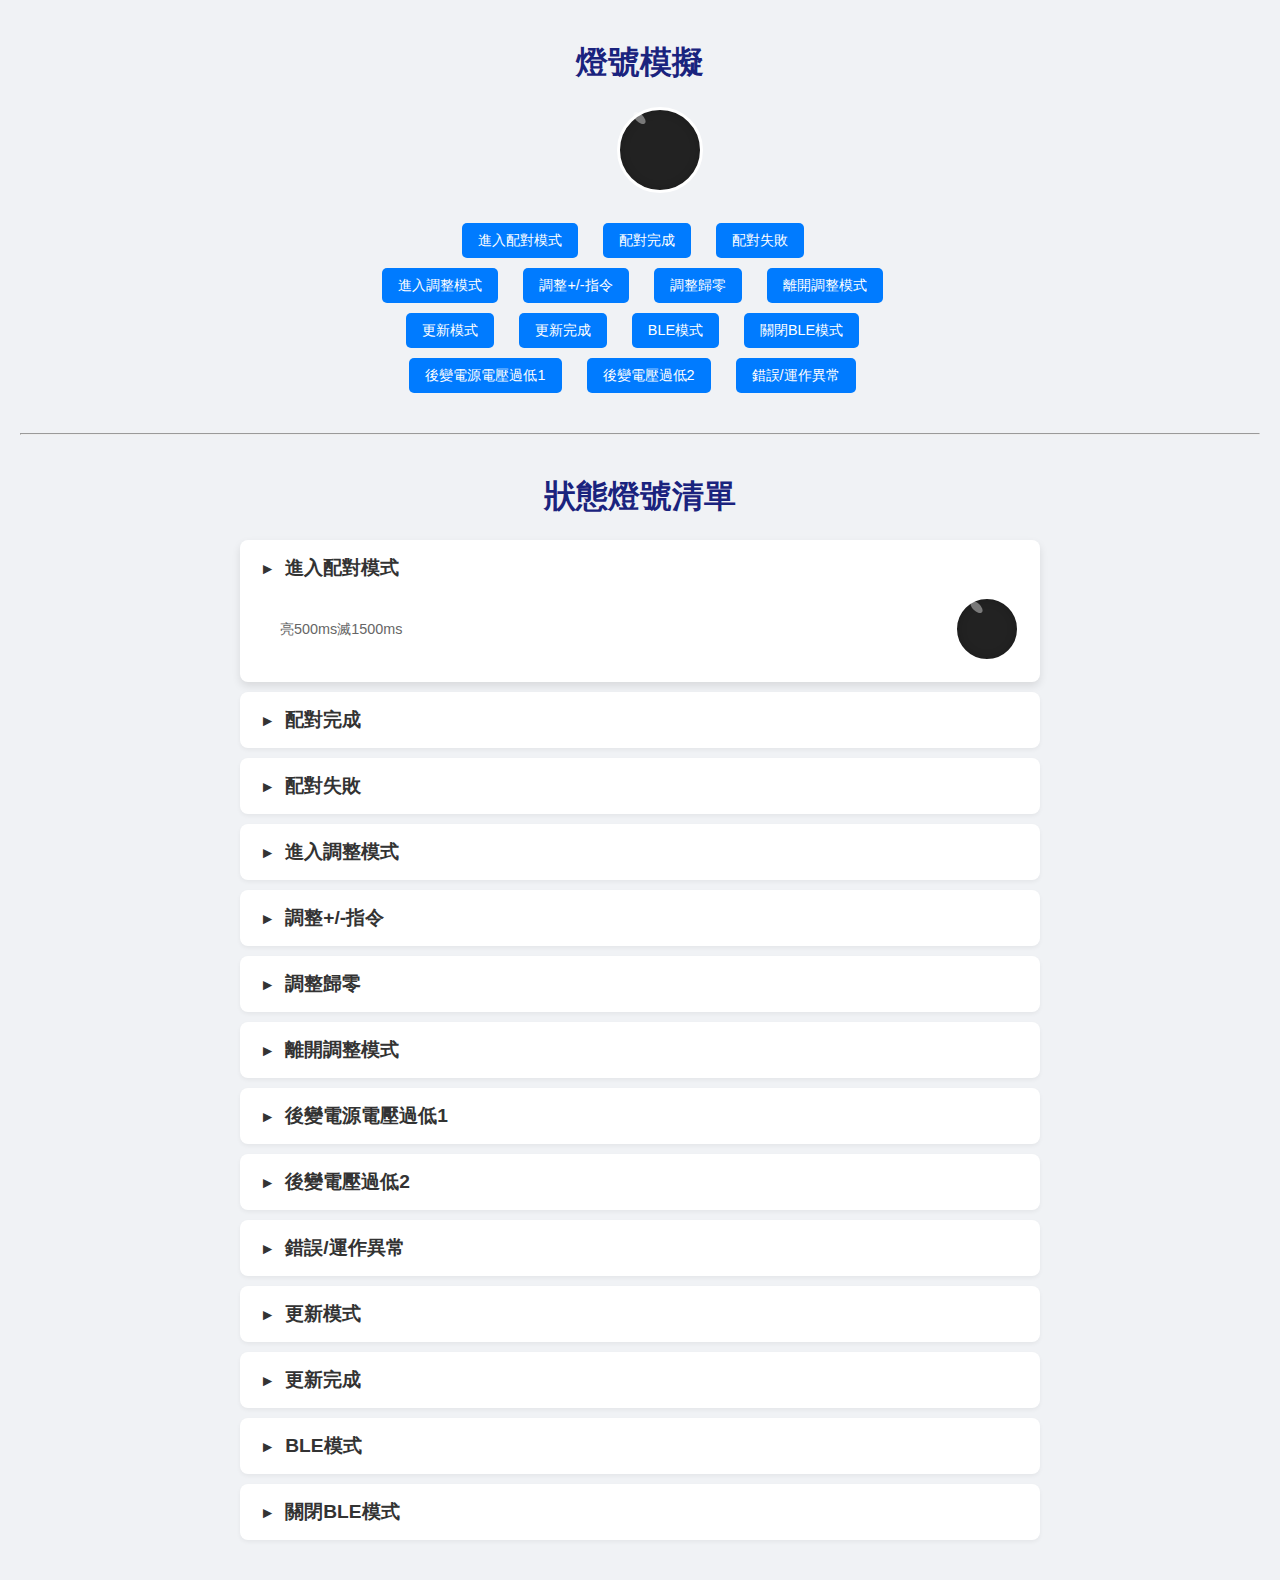
<file: LED_test_optimized/index.html>
<!DOCTYPE html>
<html lang="zh-Hant">
<head>
    <!-- 設定文檔字符編碼為 UTF-8，確保多語言字符正確顯示 -->
    <meta charset="UTF-8">
    <!-- 配置視口，使網頁在不同設備上響應式顯示 -->
    <meta name="viewport" content="width=device-width, initial-scale=1.0">
    <!-- 頁面標題，顯示在瀏覽器標籤頁或窗口標題欄 -->
    <title>LED 行為模擬 (優化版)</title>
    <style>
        /* 頁面整體樣式設定 */
        body {
            font-family: -apple-system, BlinkMacSystemFont, "Segoe UI", Roboto, "Helvetica Neue", Arial, sans-serif;
            background-color: #f0f2f5; /* 淺灰色背景 */
            color: #333; /* 主要文字顏色 */
            margin: 0;
            padding: 20px;
        }
        /* 主標題樣式 */
        h1 {
            text-align: center;
            color: #1a237e; /* 深藍色標題 */
        }
        /* 容器樣式，用於佈局 LED 相關元素 */
        .container {
            display: flex;
            flex-direction: column;
            gap: 10px; /* 元素間距 */
            max-width: 800px;
            margin: 20px auto; /* 居中顯示 */
        }
        /* LED 詳細資訊區塊樣式 (使用 <details> 元素) */
        .led-details {
            background-color: #fff;
            border-radius: 8px;
            box-shadow: 0 2px 4px rgba(0,0,0,0.05); /* 輕微陰影 */
            transition: box-shadow 0.2s; /* 陰影過渡效果 */
        }
        /* 當 details 展開時的陰影效果 */
        .led-details[open] {
            box-shadow: 0 4px 8px rgba(0,0,0,0.1);
        }
        /* LED 摘要行樣式 (使用 <summary> 元素) */
        .led-summary {
            padding: 15px 20px;
            cursor: pointer; /* 鼠標變為手型 */
            font-weight: bold;
            font-size: 1.2em;
            list-style: none; /* 隱藏預設的標記 */
        }
        /* 隱藏 Chrome/Safari 瀏覽器中 summary 元素的預設標記 */
        .led-summary::-webkit-details-marker {
            display: none;
        }
        /* 為 summary 元素添加自定義的展開/收起箭頭 */
        .led-summary::before {
            content: '►'; /* 箭頭圖示 */
            margin-right: 10px;
            font-size: 0.8em;
            transition: transform 0.2s; /* 箭頭旋轉過渡效果 */
        }
        /* 當 details 展開時，旋轉箭頭 */
        .led-details[open] > .led-summary::before {
            transform: rotate(90deg);
        }
        /* LED 內容區塊樣式 */
        .led-content {
            padding: 0px 20px 20px 40px;
            display: flex;
            align-items: center;
            justify-content: space-between;
        }
        /* LED 描述文字區塊樣式 */
        .led-description {
             flex-grow: 1; /* 佔據可用空間 */
        }
        .led-description p {
            margin: 0;
            color: #666;
            font-size: 0.9em;
        }
        /* LED 指示燈視覺樣式 */
        .led-light {
            width: 60px;
            height: 60px;
            border-radius: 50%; /* 圓形 */
            background-color: #222; /* 關閉狀態的顏色 */
            border: 3px solid #fff; /* 白色邊框 */
            box-shadow: 0 0 10px rgba(0,0,0,0.2) inset; /* 內部陰影，模擬立體感 */
            position: relative;
            display: flex;
            justify-content: center;
            align-items: center;
            flex-shrink: 0; /* 不壓縮 */
            margin-left: 20px;
        }
        /* LED 燈內部的高光效果，模擬反光 */
        .led-light::before {
            content: '';
            position: absolute;
            top: 4px;
            left: 12px;
            width: 15px;
            height: 8px;
            background: rgba(255, 255, 255, 0.4); /* 半透明白色 */
            border-radius: 10px / 5px; /* 橢圓形 */
            transform: rotate(45deg); /* 旋轉角度 */
        }
        /* 播放按鈕樣式 */
        .play-button {
            padding: 8px 16px;
            border: none;
            background-color: #007bff; /* 藍色背景 */
            color: white;
            border-radius: 5px;
            cursor: pointer;
            font-size: 0.9em;
            margin-right: 15px;
            transition: background-color 0.2s; /* 背景色過渡效果 */
        }
        /* 按鈕鼠標懸停效果 */
        .play-button:hover {
            background-color: #0056b3;
        }
        /* 按鈕禁用狀態樣式 */
        .play-button:disabled {
            background-color: #6c757d;
            cursor: not-allowed;
        }

        /* --- 動畫定義 --- */
        /* 修改：所有閃爍動畫都改為控制 background-color，確保滅的時候是黑色(#222) */
        /* 亮的顏色由 JavaScript 通過 CSS 變數 --led-color 提供 */
        @keyframes blink-500-1500 {
            0%, 25% { background-color: var(--led-color); }
            25.1%, 100% { background-color: #222; }
        }
        @keyframes blink-300-300-x2 {
            0%, 25% { background-color: var(--led-color); }
            25.1%, 50% { background-color: #222; }
            50.1%, 75% { background-color: var(--led-color); }
            75.1%, 100% { background-color: #222; }
        }
        @keyframes blink-100-100-x4 {
            0%, 6.25% { background-color: var(--led-color); } 6.26%, 12.5% { background-color: #222; }
            12.51%, 18.75% { background-color: var(--led-color); } 18.76%, 25% { background-color: #222; }
            25.01%, 31.25% { background-color: var(--led-color); } 31.26%, 37.5% { background-color: #222; }
            37.51%, 43.75% { background-color: var(--led-color); } 43.76%, 100% { background-color: #222; }
        }
        /* 藍紅交替閃爍動畫 (總週期 1.6s) */
        @keyframes blink-blue-red-200 {
            0%, 12.5% { background-color: var(--color-1); }
            12.51%, 25% { background-color: #222; }
            25.01%, 37.5% { background-color: var(--color-2); }
            37.51%, 50% { background-color: #222; }
            50.01%, 62.5% { background-color: var(--color-1); }
            62.51%, 75% { background-color: #222; }
            75.01%, 87.5% { background-color: var(--color-2); }
            87.51%, 100% { background-color: #222; }
        }
    </style>
</head>
<body>

    <!-- 頁面主標題 -->
    <h1>燈號模擬</h1>
    <div class="container">
        <!-- 單一 LED 顯示區，用於按鈕觸發的單次模擬 -->
        <div class="led-content" style="justify-content: center; padding-bottom: 20px;">
             <div class="led-light" id="single-led" style="width: 80px; height: 80px;"></div>
        </div>
        <!-- 單一 LED 的控制按鈕區 -->
        <div id="single-led-buttons">
            <!-- 按鈕將依據 user-story 動態分組加入 -->
            <div class="button-row" id="button-row-1" style="display: flex; flex-wrap: wrap; gap: 10px; justify-content: center; margin-bottom: 10px;"></div>
            <div class="button-row" id="button-row-2" style="display: flex; flex-wrap: wrap; gap: 10px; justify-content: center; margin-bottom: 10px;"></div>
            <div class="button-row" id="button-row-3" style="display: flex; flex-wrap: wrap; gap: 10px; justify-content: center; margin-bottom: 10px;"></div>
            <div class="button-row" id="button-row-4" style="display: flex; flex-wrap: wrap; gap: 10px; justify-content: center;"></div>
        </div>
    </div>

    <hr style="margin-top: 40px; margin-bottom: 40px;">

    <!-- 狀態燈號清單區塊標題 -->
    <h1>狀態燈號清單</h1>
    <!-- 動態生成 LED 卡片的容器 -->
    <div class="container" id="led-list-container">
        <!-- LED cards will be dynamically inserted here -->
    </div>


    <script>
        // --- 除錯開關 ---
        // 設定為 true 來在瀏覽器控制台開啟詳細日誌
        const DEBUG = false;

        // --- 資料定義區 ---
        const ledBehaviors = [
            { name: '進入配對模式',       color: '藍',          isLoop: true,  pattern: '亮500ms滅1500ms' },
            { name: '配對完成',       color: '藍',          isLoop: false, pattern: '亮300ms滅300ms亮300ms滅300ms' },
            { name: '配對失敗',       color: '藍+紅',       isLoop: false, pattern: '藍亮200ms滅200ms紅亮200ms滅200ms藍亮200ms滅200ms紅亮200ms滅200ms' },
            { name: '進入調整模式',   color: '綠',          isLoop: true,  pattern: '恆亮' },
            { name: '調整+/-指令',   color: '綠',          isLoop: false, pattern: '滅500ms恆亮' },
            { name: '調整歸零',       color: '綠',          isLoop: false, pattern: '滅300ms亮300ms滅300ms亮300ms' },
            { name: '離開調整模式',   color: '綠',          isLoop: false, pattern: '滅' },
            { name: '後變電源電壓過低1', color: '紅',          isLoop: false, pattern: '亮300ms滅300ms亮300ms滅300ms' },
            { name: '後變電壓過低2', color: '紅',          isLoop: false, pattern: '亮100ms滅100ms亮100ms滅100ms亮100ms滅100ms亮100ms滅100ms' },
            { name: '錯誤/運作異常',   color: '紫(紅+藍)',   isLoop: false, pattern: '亮300ms滅300ms亮300ms滅300ms' },
            { name: '更新模式',       color: '白(紅+綠+藍)', isLoop: true,  pattern: '亮500ms滅1500ms' },
            { name: '更新完成',       color: '白(紅+綠+藍)', isLoop: false, pattern: '滅' },
            { name: 'BLE模式',        color: '青(綠+藍)',   isLoop: true,  pattern: '亮500ms滅1500ms' },
            { name: '關閉BLE模式',    color: '青(綠+藍)',   isLoop: false, pattern: '滅' }
        ];

        const colorMap = {
            '藍': '#007bff', '紅': '#dc3545', '綠': '#28a745',
            '紫(紅+藍)': '#800080', '白(紅+綠+藍)': '#ffffff', '青(綠+藍)': '#00ffff'
        };

        const patternToAnimation = {
            '亮500ms滅1500ms': { name: 'blink-500-1500', duration: '2s' },
            '亮300ms滅300ms亮300ms滅300ms': { name: 'blink-300-300-x2', duration: '1.2s' },
            '亮100ms滅100ms亮100ms滅100ms亮100ms滅100ms亮100ms滅100ms': { name: 'blink-100-100-x4', duration: '1.6s' },
            '滅300ms亮300ms滅300ms亮300ms': { name: 'blink-300-300-x2', duration: '1.2s', direction: 'reverse' },
            '藍亮200ms滅200ms紅亮200ms滅200ms藍亮200ms滅200ms紅亮200ms滅200ms': { 
                name: 'blink-blue-red-200', duration: '1.6s', colors: [colorMap['藍'], colorMap['紅']] 
            }
        };

        // --- DOM 元素與狀態管理 ---
        const singleLed = document.getElementById('single-led');
        const listContainer = document.getElementById('led-list-container');
        const buttonRow1 = document.getElementById('button-row-1');
        const buttonRow2 = document.getElementById('button-row-2');
        const buttonRow3 = document.getElementById('button-row-3');
        const buttonRow4 = document.getElementById('button-row-4');
        
        const allControlButtons = [];
        let appState = 'IDLE'; // 可能的狀態: 'IDLE', 'PAIRING', 'ADJUSTING', 'UPDATING', 'BLE_MODE'

        /**
         * 根據應用程式狀態更新所有按鈕的可操作性
         */
        function updateButtonStates(newState) {
            if (DEBUG) console.log(`%c[狀態更新] 新狀態: ${newState}`, 'color: purple; font-weight: bold;', `(前一狀態: ${appState})`);
            appState = newState;
            
            allControlButtons.forEach(button => {
                const buttonName = button.textContent;
                let isEnabled = false;

                if (appState === 'IDLE') {
                    isEnabled = true;
                } else if (appState === 'PAIRING') {
                    if (buttonName === '配對完成' || buttonName === '配對失敗') isEnabled = true;
                } else if (appState === 'ADJUSTING') {
                    if (buttonName === '調整+/-指令' || buttonName === '調整歸零' || buttonName === '離開調整模式') isEnabled = true;
                } else if (appState === 'UPDATING') {
                    if (buttonName === '更新完成') isEnabled = true;
                } else if (appState === 'BLE_MODE') {
                    if (buttonName === '關閉BLE模式') isEnabled = true;
                }
                if (DEBUG) console.log(`  處理按鈕: "${buttonName}", 設定為啟用: ${isEnabled}`);
                button.disabled = !isEnabled;
            });
        }

        /**
         * 重置 LED 元素的所有動畫和定時器。
         */
        function resetLedState(element) {
            element.style.animation = '';
            element.style.backgroundColor = '#222';
            if (element.timeoutId) clearTimeout(element.timeoutId);
        }

        /**
         * 應用 LED 行為，並在結束時更新應用程式狀態
         * @param {HTMLElement} element - LED 燈的 DOM 元素
         * @param {object} behavior - 包含 LED 行為配置的物件
         * @param {boolean} isMainControl - 是否為主控制按鈕的呼叫，以決定是否觸發狀態管理
         */
        function applyLedBehavior(element, behavior, isMainControl = false) {
            if (DEBUG && isMainControl) console.log(`%c[行為觸發] 名稱: "${behavior.name}"`, 'font-weight: bold');
            
            if (isMainControl) {
                allControlButtons.forEach(btn => btn.disabled = true);
            }
            
            resetLedState(element);

            // Bugfix：使用微小延遲來確保瀏覽器有時間處理樣式重置，從而穩定觸發 animationend 事件
            setTimeout(() => {
                const { color, pattern, isLoop } = behavior;
                const animation = patternToAnimation[pattern];
                const baseColor = colorMap[color] || '#222';
                
                const onCompletion = () => {
                    if (!isMainControl) return;

                    let nextState = 'IDLE'; 
                    const currentBehaviorName = behavior.name;

                    if (currentBehaviorName === '進入配對模式') nextState = 'PAIRING';
                    else if (currentBehaviorName === '進入調整模式') nextState = 'ADJUSTING';
                    else if (currentBehaviorName === '更新模式') nextState = 'UPDATING';
                    else if (currentBehaviorName === 'BLE模式') nextState = 'BLE_MODE';
                    else if (appState === 'ADJUSTING' && currentBehaviorName !== '離開調整模式') nextState = 'ADJUSTING';
                    
                    if (DEBUG) console.log(`%c[完成回呼] 計算出下一個狀態: ${nextState}`, 'color: blue;');
                    updateButtonStates(nextState);
                };

                const onAnimationEnd = () => {
                    if (DEBUG) console.log(`%c[動畫結束] 動畫: "${animation ? animation.name : '未知'}" 播放完畢`, 'color: green;');
                    if (behavior.name === '配對完成') element.style.backgroundColor = baseColor;
                    element.removeEventListener('animationend', onAnimationEnd);
                    onCompletion();
                };

                if (animation && !isLoop) {
                    element.addEventListener('animationend', onAnimationEnd);
                    
                    if (animation.colors) {
                        element.style.setProperty('--color-1', animation.colors[0]);
                        element.style.setProperty('--color-2', animation.colors[1]);
                    } else {
                        element.style.setProperty('--led-color', baseColor);
                    }
                    element.style.animation = `${animation.name} ${animation.duration} 1 forwards ${animation.direction || ''}`;
                
                } else if (pattern.includes('恆亮')) {
                    const delay = pattern.startsWith('滅') ? parseInt(pattern.match(/\d+/)[0]) : 0;
                    element.timeoutId = setTimeout(() => {
                        element.style.backgroundColor = baseColor;
                        onCompletion();
                    }, delay);

                } else if (pattern === '滅') {
                    onCompletion();
                
                } else if (isLoop) {
                    if (animation) {
                        element.style.setProperty('--led-color', baseColor);
                        element.style.animation = `${animation.name} ${animation.duration} infinite`;
                    } else { 
                         element.style.backgroundColor = baseColor;
                    }
                    onCompletion();
                }
            }, 10); // 使用 10ms 延遲確保穩定性
        }
        
        // --- 動態生成 UI ---
        ledBehaviors.forEach((behavior, index) => {
            const details = document.createElement('details');
            details.className = 'led-details';
            if (index === 0) details.open = true;

            const summary = document.createElement('summary');
            summary.className = 'led-summary';
            summary.textContent = behavior.name;

            const content = document.createElement('div');
            content.className = 'led-content';

            const description = document.createElement('div');
            description.className = 'led-description';
            description.innerHTML = `<p>${behavior.pattern}</p>`;

            const light = document.createElement('div');
            light.className = 'led-light';

            content.appendChild(description);

            if (!behavior.isLoop) {
                const playBtn = document.createElement('button');
                playBtn.className = 'play-button';
                playBtn.textContent = '播放一次';
                playBtn.addEventListener('click', (e) => {
                    e.stopPropagation();
                    // 列表內的播放按鈕，不觸發主狀態管理
                    applyLedBehavior(light, behavior, false);
                });
                content.appendChild(playBtn);
            }
            
            content.appendChild(light);
            details.appendChild(summary);
            details.appendChild(content);
            listContainer.appendChild(details);

            if (behavior.isLoop) {
                details.addEventListener('toggle', (e) => {
                    if (details.open) {
                        const anim = patternToAnimation[behavior.pattern];
                        if (anim) {
                            light.style.setProperty('--led-color', colorMap[behavior.color]);
                            light.style.animation = `${anim.name} ${anim.duration} infinite`;
                        } else {
                            light.style.backgroundColor = colorMap[behavior.color];
                        }
                    } else {
                        resetLedState(light);
                    }
                });
            }
            
            const controlButton = document.createElement('button');
            controlButton.className = 'play-button';
            controlButton.textContent = behavior.name;
            // 主控制按鈕，觸發主狀態管理
            controlButton.addEventListener('click', () => applyLedBehavior(singleLed, behavior, true));
            
            allControlButtons.push(controlButton);

            const name = behavior.name;
            if (name === '進入配對模式' || name === '配對完成' || name === '配對失敗') {
                buttonRow1.appendChild(controlButton);
            } else if (name === '進入調整模式' || name === '調整+/-指令' || name === '調整歸零' || name === '離開調整模式') {
                buttonRow2.appendChild(controlButton);
            } else if (name === 'BLE模式' || name === '關閉BLE模式' || name === '更新模式' || name === '更新完成') {
                buttonRow3.appendChild(controlButton);
            } else {
                buttonRow4.appendChild(controlButton);
            }
        });

    </script>
</body>
</html>
</file>
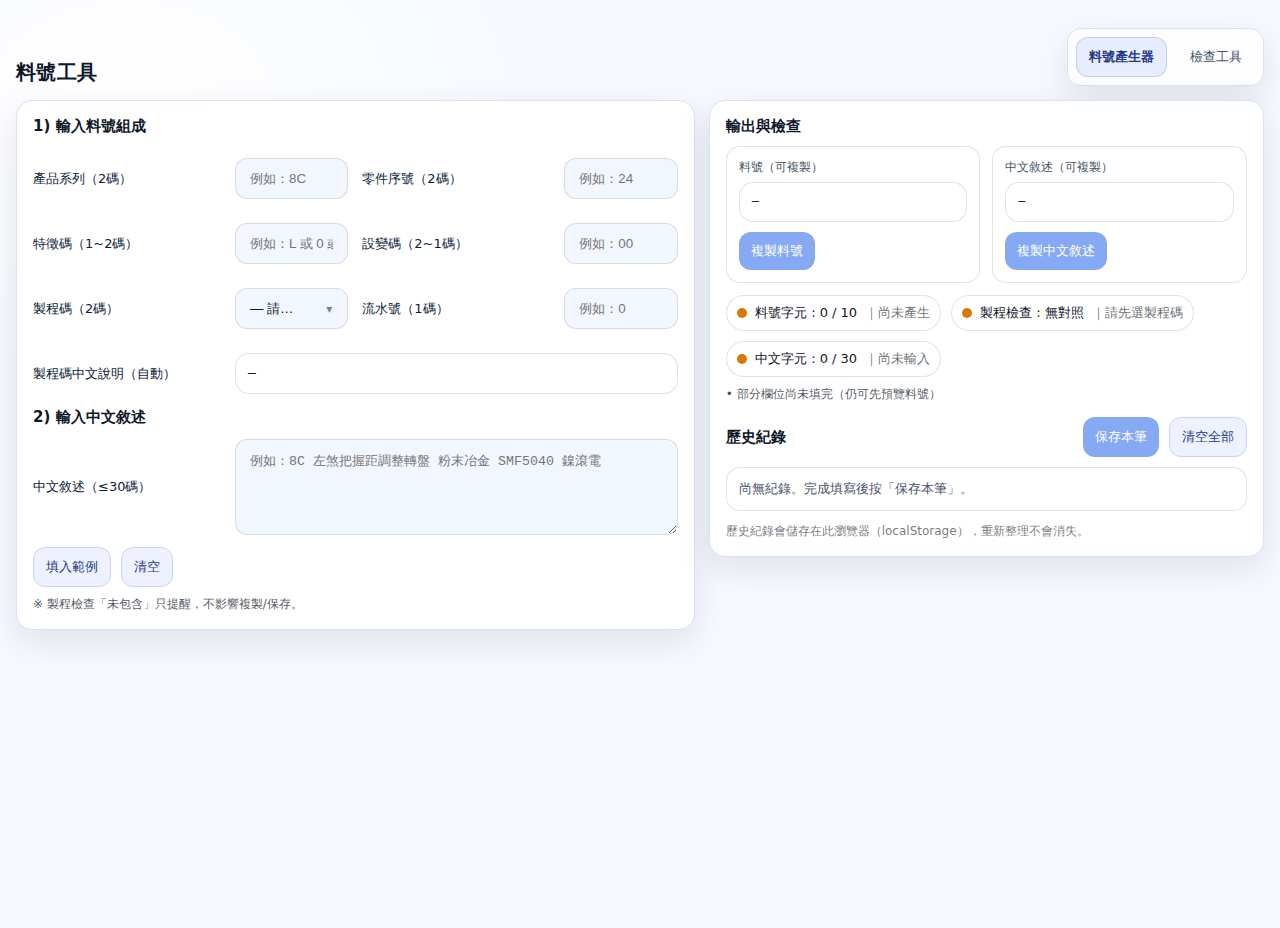
<file: bomtool.html>
<!doctype html>
<html lang="zh-Hant">
<head>
  <meta charset="utf-8" />
  <meta name="viewport" content="width=device-width, initial-scale=1" />
  <title>料號工具（產生器 / 檢查工具）</title>
  <style>
    :root{
      --bg1:#f7f9ff;
      --bg2:#eef3ff;
      --card:#ffffff;
      --text:#0f172a;
      --muted:#475569;
      --line:#d7e0ff;
      --soft:#f2f6ff;

      --ok:#16a34a;
      --bad:#dc2626;
      --warn:#d97706;

      --btn:#2563eb;
      --btnHover:#1d4ed8;
      --btnGhost:#eef2ff;
      --btnGhostBorder:#c7d2fe;

      --shadow: 0 12px 35px rgba(15,23,42,.10);
    }

    *{box-sizing:border-box}
    body{
      margin:0;
      font-family: ui-sans-serif, system-ui, -apple-system, "Segoe UI", "Noto Sans TC", Arial;
      color:var(--text);
      background:
        radial-gradient(900px 600px at 10% 10%, #ffffff 0%, var(--bg1) 45%),
        radial-gradient(900px 600px at 90% 0%, #eaf0ff 0%, var(--bg2) 55%),
        linear-gradient(180deg, var(--bg1), var(--bg2));
      min-height: 100vh;
    }

    .wrap{max-width:1280px; margin:28px auto; padding:0 16px;}
    .title{display:flex; align-items:flex-end; justify-content:space-between; gap:12px; flex-wrap:wrap; margin-bottom:14px;}
    h1{margin:0; font-size:20px; letter-spacing:.3px;}
    .hint{color:var(--muted); font-size:13px; line-height:1.45;}

    .tabs{
      display:flex; gap:10px; flex-wrap:wrap;
      padding:8px;
      background: rgba(255,255,255,.7);
      border:1px solid var(--line);
      border-radius:14px;
      box-shadow: var(--shadow);
    }
    .tab{
      appearance:none;
      border:1px solid transparent;
      background: transparent;
      color: var(--muted);
      padding:10px 12px;
      border-radius:12px;
      cursor:pointer;
      font-size:13px;
      transition: all .15s ease;
      white-space: nowrap;
    }
    .tab:hover{background: rgba(37,99,235,.06); color:#1e3a8a;}
    .tab.active{
      background: rgba(37,99,235,.10);
      border-color: rgba(37,99,235,.22);
      color:#1e3a8a;
      font-weight:600;
    }

    /* ✅ 修正跑版核心：
       1) 不再用「minmax(360px,1fr) + input min-width:360」這種會在手機把欄位擠爆
       2) 改成 RWD 友善：桌面兩欄、平板一欄；輸入欄位不再強制最小寬度
    */
    .grid{display:grid; grid-template-columns: 1.1fr .9fr; gap:14px; align-items:start;}
    @media (max-width: 980px){ .grid{grid-template-columns:1fr;} }

    .card{
      background: var(--card);
      border:1px solid var(--line);
      box-shadow: var(--shadow);
      border-radius:16px;
      padding:16px;
    }
    .card h2{margin:0 0 10px 0; font-size:15px;}

    .row{
      display:grid;
      grid-template-columns: 190px 1fr;  /* ✅ 手機不會爆寬 */
      gap:12px;
      align-items:center;
      margin:12px 0;
    }
    @media (max-width: 640px){
      .row{grid-template-columns: 1fr;}
    }

    label{color:#0b1b3a; font-size:13px; white-space:nowrap;}
    @media (max-width:640px){ label{white-space:normal;} }

    /* ✅ input/select/textarea 不強制最小寬度（就是你現在跑版的主因） */
    input, textarea, select{
      width:100%;
      background: var(--soft);
      border:1px solid rgba(15,23,42,.12);
      color:var(--text);
      border-radius:12px;
      padding:12px 14px;
      outline:none;
      min-width: 0;
    }

    textarea{min-height:96px; resize:vertical;}
    input:focus, textarea:focus, select:focus{
      border-color: rgba(37,99,235,.45);
      box-shadow:0 0 0 3px rgba(37,99,235,.15);
      background:#fff;
    }

    .split{display:grid; grid-template-columns: 1fr 1fr; gap:14px;}
    @media (max-width:720px){ .split{grid-template-columns:1fr;} }

    /* 製程碼下拉顯示 */
    select{
      appearance:none;
      padding-right: 52px;
      white-space: nowrap;
      overflow: hidden;
      text-overflow: ellipsis;
    }
    .selectWrap{
      position: relative;
      width: 100%;
      min-width: 0;
    }
    .selectWrap::after{
      content:"▾";
      position:absolute;
      right:16px;
      top:50%;
      transform: translateY(-50%);
      color: rgba(15,23,42,.55);
      pointer-events:none;
      font-size:12px;
    }

    /* ✅ 讓選中項顯示完整：用 title 顯示完整文字（不依賴 CSS 溢出） */
    option{white-space:nowrap;}

    .out{
      font-family: ui-monospace, SFMono-Regular, Menlo, Monaco, Consolas, "Liberation Mono", "Courier New", monospace;
      font-size: 13px;
      padding:12px;
      border-radius:14px;
      border:1px solid rgba(15,23,42,.12);
      background: #ffffff;
      word-break:break-all;
    }

    .btns{display:flex; gap:10px; flex-wrap:wrap; margin-top:10px;}
    button{
      border:none; cursor:pointer; color:white;
      background: var(--btn);
      padding:10px 12px;
      border-radius:12px;
      transition: transform .08s ease, background .15s ease;
      font-size:13px;
      white-space: nowrap;
    }
    button:hover{background: var(--btnHover); transform: translateY(-1px);}
    button:active{transform: translateY(0px);}
    button.ghost{
      color:#1e3a8a;
      background: var(--btnGhost);
      border:1px solid var(--btnGhostBorder);
    }
    button.ghost:hover{background:#e0e7ff;}
    button.danger{
      color:white;
      background: #ef4444;
    }
    button.danger:hover{background:#dc2626;}
    button:disabled{opacity:.55; cursor:not-allowed; transform:none;}

    .status{display:flex; gap:10px; flex-wrap:wrap; margin-top:12px;}
    .pill{
      display:inline-flex; align-items:center; gap:8px;
      border:1px solid rgba(15,23,42,.12);
      background: rgba(255,255,255,.9);
      padding:8px 10px; border-radius:999px; font-size:13px;
      white-space: nowrap;
    }
    .dot{width:10px; height:10px; border-radius:999px; background:var(--warn);}
    .pill.ok .dot{background:var(--ok);}
    .pill.bad .dot{background:var(--bad);}
    .pill.warn .dot{background:var(--warn);}

    .twoCol{display:grid; grid-template-columns: 1fr 1fr; gap:12px;}
    @media (max-width:820px){ .twoCol{grid-template-columns:1fr;} }

    .kpi{
      border:1px solid rgba(15,23,42,.12);
      background: rgba(255,255,255,.9);
      border-radius:14px;
      padding:12px;
      min-width:0;
    }
    .kpi .k{color:var(--muted); font-size:12px;}
    .kpi .v{font-size: 12px;margin-top:6px;word-break:break-all;}

    .footer{color:rgba(15,23,42,.60); font-size:12px; margin-top:12px;}
    .note{color:rgba(15,23,42,.75); font-size:12px; margin-top:8px; line-height:1.5;}
    .okText{color:var(--ok);}

    /* 歷史紀錄（手機改為上下堆疊，避免直向「逐字換行」） */
    .histHead{
      display:flex; align-items:center; justify-content:space-between;
      gap:10px; flex-wrap:wrap; margin-top:14px;
    }
    .histList{
      margin-top:10px;
      border:1px solid rgba(15,23,42,.12);
      border-radius:14px;
      overflow:hidden;
      background:#fff;
    }
    .histRow{
      display:grid;
      grid-template-columns: 36px 1fr 92px;
      gap:10px;
      padding:10px 12px;
      align-items:start;
      border-top:1px solid rgba(15,23,42,.08);
    }
    .histRow:first-child{border-top:none;}
    .histIdx{font-size:12px; color:var(--muted); text-align:right; padding-top:8px;}

    .histMain{display:grid; gap:8px; min-width:0;}
    .histPN, .histDesc{
      font-size: 12px;
      padding:8px 10px;
      border:1px solid rgba(15,23,42,.12);
      border-radius:12px;
      background: var(--soft);
      word-break:break-word;
    }
    .histPN{
      font-family: ui-monospace, SFMono-Regular, Menlo, Monaco, Consolas, "Liberation Mono", "Courier New", monospace;
    }
    .histActions{display:flex; justify-content:flex-end; padding-top:6px;}
    .histEmpty{padding:12px; color:var(--muted); font-size:13px;}
  </style>
</head>

<body>
  <div class="wrap">
    <div class="title">
      <div>
        <h1>料號工具</h1>
        <div class="hint"></div>
      </div>

      <div class="tabs" role="tablist" aria-label="工具切換">
        <button class="tab active" id="tabGen" role="tab" aria-selected="true" aria-controls="panelGen">料號產生器</button>
        <button class="tab" id="tabCheck" role="tab" aria-selected="false" aria-controls="panelCheck">檢查工具</button>
      </div>
    </div>

    <!-- ===== Panel: Generator ===== -->
    <section id="panelGen" role="tabpanel" aria-labelledby="tabGen">
      <div class="grid">
        <!-- 左：輸入 -->
        <div class="card">
          <h2>1) 輸入料號組成</h2>

          <div class="split">
            <div class="row">
              <label for="series">產品系列（2碼）</label>
              <input id="series" maxlength="2" placeholder="例如：8C" />
            </div>
            <div class="row">
              <label for="partNo">零件序號（2碼）</label>
              <input id="partNo" maxlength="2" placeholder="例如：24" />
            </div>
          </div>

          <div class="split">
            <div class="row">
              <label for="feature">特徵碼（1~2碼）</label>
              <input id="feature" maxlength="2" placeholder="例如：L 或 0 或 AB" />
            </div>
            <div class="row">
              <label for="ec">設變碼（2~1碼）</label>
              <input id="ec" maxlength="2" placeholder="例如：00" />
            </div>
          </div>

          <div class="split">
            <div class="row">
              <label for="proc">製程碼（2碼）</label>
              <div class="selectWrap">
                <select id="proc"></select>
              </div>
            </div>
            <div class="row">
              <label for="seq">流水號（1碼）</label>
              <input id="seq" maxlength="1" placeholder="例如：0" />
            </div>
          </div>

          <div class="row">
            <label>製程碼中文說明（自動）</label>
            <div class="out" id="procDesc">—</div>
          </div>

          <h2 style="margin-top:14px;">2) 輸入中文敘述</h2>
          <div class="row">
            <label for="desc">中文敘述（≤30碼）</label>
            <textarea id="desc" placeholder="例如：8C 左煞把握距調整轉盤 粉末冶金 SMF5040 鎳滾電"></textarea>
          </div>

          <div class="btns">
            <button class="ghost" id="btnFillDemo" type="button">填入範例</button>
            <button class="ghost" id="btnClear" type="button">清空</button>
          </div>

          <div class="note">
            ※ 製程檢查「未包含」只提醒，不影響複製/保存。
          </div>
        </div>

        <!-- 右：輸出與檢查 -->
        <div class="card">
          <h2>輸出與檢查</h2>

          <div class="twoCol">
            <div class="kpi">
              <div class="k">料號（可複製）</div>
              <div class="v out" id="outPN">—</div>
              <div class="btns">
                <button id="copyPN" type="button">複製料號</button>
              </div>
            </div>

            <div class="kpi">
              <div class="k">中文敘述（可複製）</div>
              <div class="v out" id="outDesc">—</div>
              <div class="btns">
                <button id="copyDesc" type="button">複製中文敘述</button>
              </div>
            </div>
          </div>

          <div class="status" id="statusArea" aria-live="polite" style="margin-top:12px;"></div>
          <div class="note" id="noteGen"></div>

          <div class="histHead">
            <h2 style="margin:0;">歷史紀錄</h2>
            <div class="btns" style="margin:0;">
              <button id="btnSaveHistory" type="button">保存本筆</button>
              <button class="ghost" id="btnClearHistory" type="button">清空全部</button>
            </div>
          </div>

          <div class="histList" id="histList">
            <div class="histEmpty">尚無紀錄。完成填寫後按「保存本筆」。</div>
          </div>

          <div class="footer">
            歷史紀錄會儲存在此瀏覽器（localStorage），重新整理不會消失。
          </div>
        </div>
      </div>
    </section>

    <!-- ===== Panel: Checker ===== -->
    <section id="panelCheck" role="tabpanel" aria-labelledby="tabCheck" style="display:none;">
      <div class="grid">
        <div class="card">
          <h2>手動輸入（檢查工具）</h2>

          <div class="row">
            <label for="manualPN">料號（手動）</label>
            <input id="manualPN" placeholder="例如：8C24L00CD0" />
          </div>

          <div class="row">
            <label for="manualProc">製程碼（2碼）</label>
            <div class="selectWrap">
              <select id="manualProc"></select>
            </div>
          </div>

          <div class="row">
            <label>製程碼中文說明（自動）</label>
            <div class="out" id="manualProcDesc">—</div>
          </div>

          <div class="row">
            <label for="manualDesc">中文敘述（手動）</label>
            <textarea id="manualDesc" placeholder="請貼上或輸入中文敘述"></textarea>
          </div>

          <div class="btns">
            <button class="ghost" id="btnManualDemo" type="button">填入範例</button>
            <button class="ghost" id="btnManualClear" type="button">清空</button>
          </div>

          <div class="note">
            ※ 此分頁僅檢查與複製（不擋複製）。
          </div>
        </div>

        <div class="card">
          <h2>檢查結果與複製</h2>

          <div class="twoCol">
            <div class="kpi">
              <div class="k">料號（可複製）</div>
              <div class="v out" id="manualOutPN">—</div>
              <div class="btns">
                <button id="manualCopyPN" type="button">複製料號</button>
              </div>
            </div>

            <div class="kpi">
              <div class="k">中文敘述（可複製）</div>
              <div class="v out" id="manualOutDesc">—</div>
              <div class="btns">
                <button id="manualCopyDesc" type="button">複製中文敘述</button>
              </div>
            </div>
          </div>

          <div class="status" id="manualStatusArea" aria-live="polite" style="margin-top:12px;"></div>
          <div class="note" id="noteManual"></div>
        </div>
      </div>
    </section>
  </div>

  <script>
    // ====== 製程碼對照表（省略：請保留你原本那份完整 Map）=====
    const PROC_MAP = new Map([
      ["00","市購件"],["0A","鐵捲料(SPFC)"],["0B","鋁捲料"],["0C","鐵板料"],["0D","鋁板料"],
      ["0E","不鏽鋼捲料"],["0F","銅棒材"],["0G","鋁棒材"],["0H","不鏽鋼棒材"],["0J","鋁廢料"],
      ["0K","塑膠射出原料"],["0L","鐵捲料(SPCC)"],["0M","鍍鋅捲料(SPCC)"],["0N","鐵棒材"],["0P","塑膠卷料"],
      ["0Q","鐵捲料(SAPH440)"],["1A","沖床"],["1B","沖床--整平"],["1C","鉚合"],["1D","沖接"],["1E","手壓"],["1F","沖製--鋁"],
      ["2A","鍛造--鋁"],["2B","鍛造--鐵"],["2C","螺絲鍛打"],["3A","CNC車床"],["3B","CNC铣床"],["3C","車洗複合"],["3D","研磨"],
      ["3E","細砂修"],["3F","砂修"],["3G","拋光(一般)"],["3J","鑽孔"],["3K","鉸孔"],["3L","攻牙&皿頭"],["3N","洗亮"],["3P","鏡面拋光"],
      ["3Q","CNC铣亮面"],["3R","CNC+鉸孔"],["3T","拉絲"],["3U","核桃拋"],["4A","鋁壓鑄"],["4B","鋅壓鑄"],["5A","粉末冶金"],
      ["5B","粉末冶金--燒結"],["5C","粉末冶金--熱處理"],["5D","粉末冶金+加工"],["5E","粉末射出---鐵"],["5F","粉末射出--不鏽鋼"],
      ["6A","滲碳焠火"],["6B","回火"],["6C","氮化"],["6D","調質"],["6E","高週波"],["6F","T4"],["6G","T6"],["6H","鹽浴"],
      ["7A","粗振"],["7B","細振"],["7C","振亮"],["7D","陶瓷振動"],["7F","超音波清洗"],["7G","振動+特殊製程+噴氧化鋁"],
      ["8A","噴小鋼珠"],["8B","噴砂#80"],["8C","噴砂#100"],["8D","噴砂#120"],["8E","噴砂#60"],["8H","噴玻璃砂#2"],["8M","噴砂#0.2mm"],
      ["8N","沙丁鎳噴砂"],["8P","吹氣 (清除殘砂)"],["9A","陽極--黑"],["9B","陽極--銀"],["9C","陽極--深灰色( A24 )"],["9D","陽極--K金色( A5 )"],
      ["9E","陽極--紅"],["9F","陽極黑--鏡面拋光"],["9G","陽極銀+拋光+印刷"],["9H","陽極黑+拋光+印刷"],["9J","陽極銀--鏡面拋光"],["9K","陽極灰--雷雕"],
      ["9P","陽極黑--印刷"],["9Q","陽極黑--水標"],["9R","陽極黑--雷雕"],["9T","陽極銀--印刷"],["9U","陽極銀--水標"],["9V","陽極銀--雷雕"],
      ["9X","陽極紅--雷雕"],["9Y","陽極霧黑"],["9Z","陽極-鋁本色"],["AA","橡膠/塑膠射出"],["AB","包膠"],["AC","熱壓"],["AD","射包碳纖"],
      ["BA","磷酸鹽灰"],["BB","磷酸鹽黑"],["BC","磷酸錳"],["BD","鉻酸皮膜"],["BE","染黑"],["CA","鉻吊電"],["CB","鉻滾電"],["CC","鎳吊電"],["CD","鎳滾電"],
      ["CE","三價鉻白鋅"],["CF","三價鉻黑鋅"],["CG","三價鉻黃鋅"],["CH","三價鉻五彩"],["CJ","路銹寶"],["CK","除氫"],["CL","達可銹--銀本色"],["CM","達可銹--黑"],
      ["CN","沙丁鎳"],["CP","黑鎳"],["CQ","鍍鐵氟龍--黑"],["CR","三價鉻黑鋅(除氫)"],["CT","沙丁鎳(除氫)"],["CV","三價鉻白鋅(除氫)"],
      ["DA","烤漆亮黑"],["DB","烤漆霧黑"],["DC","烤漆亮銀"],["DD","烤漆霧銀"],["DE","烤漆白"],["DF","烤漆透明"],["DG","烤漆透明--水標"],["DH","烤漆白--水標"],
      ["DJ","烤漆亮鈦"],["DK","烤漆霧黑+CNC+印刷"],["DM","烤漆透明--印刷"],["DN","烤漆透明--雷雕"],["DP","烤漆霧黑--印刷"],["DQ","烤漆霧黑--水標"],["DR","烤漆霧黑--雷雕"],
      ["DT","烤漆亮黑--印刷"],["DU","烤漆亮黑--水標"],["DV","烤漆亮黑--雷雕"],["DW","烤漆白--印刷"],["DX","烤漆黑--印刷"],["DY","烤漆霧黑--雷雕+印刷"],["DZ","烤漆--織紋漆"],
      ["EA","電著亮黑"],["EB","電著霧黑"],["EN","氮化+電著亮黑"],["EP","電著霧黑--印刷"],["EQ","電著霧黑--水標"],["ER","電著霧黑--雷刻"],["ET","電著亮黑--印刷"],["EV","電著亮黑--雷刻"],
      ["GA","烤漆霧灰 (水泥灰)"],["GB","烤漆霧灰-印刷"],["GC","烤漆-5度消光黑"],["GD","烤漆-5度消光黑--印刷"],["GE","烤漆-5度消光黑--雷刻"],["GF","烤漆-5度消光黑+砂 (鐵砂黑)--雷刻"],["GG","烤漆-5度消光黑+砂 (鐵砂黑)"],
      ["MA","染黑(不加防鏽油)"],["ME","染黑+電著黑"],["MP","染黑+電著黑+印刷"],["WA","不鏽鋼黑化"],["WB","噴油"],["WC","浸油"],["WD","防鬆膠"],["WE","耐鍊"],["WF","印刷"],["WG","噴字"],
      ["WH","含浸"],["WJ","氣密膠"],["XA","塗膠"],["XB","擦介質"],["XC","除油"],["XD","雷刻"],["XE","上遮噴"],["XF","彈簧成型"],["XG","多工成型 (鏈撥整型)"],["XH","修剪"],["XJ","鎖螺絲"],["XK","拆螺絲"],["XL","拆遮噴"],["XM","貼保護膜"],
      ["YA","鋁擠"],["YB","包碳纖"],["YC","碳纖--水標"],
    ]);

    const $ = (id) => document.getElementById(id);

    const tabGen = $("tabGen"), tabCheck = $("tabCheck");
    const panelGen = $("panelGen"), panelCheck = $("panelCheck");

    const elSeries = $("series"), elPartNo = $("partNo"), elFeature = $("feature"), elEC = $("ec"), elProc = $("proc"), elSeq = $("seq");
    const elProcDesc = $("procDesc"), elDesc = $("desc");
    const outPN = $("outPN"), outDesc = $("outDesc");
    const statusArea = $("statusArea"), noteGen = $("noteGen");
    const btnCopyPN = $("copyPN"), btnCopyDesc = $("copyDesc");
    const btnClear = $("btnClear"), btnFillDemo = $("btnFillDemo");
    const btnSaveHistory = $("btnSaveHistory"), btnClearHistory = $("btnClearHistory"), histList = $("histList");

    const manualPN = $("manualPN"), manualProc = $("manualProc"), manualProcDesc = $("manualProcDesc"), manualDesc = $("manualDesc");
    const manualOutPN = $("manualOutPN"), manualOutDesc = $("manualOutDesc");
    const manualStatusArea = $("manualStatusArea"), noteManual = $("noteManual");
    const manualCopyPN = $("manualCopyPN"), manualCopyDesc = $("manualCopyDesc");
    const btnManualDemo = $("btnManualDemo"), btnManualClear = $("btnManualClear");

    function normalizeUpper(s){ return (s ?? "").toString().trim().toUpperCase(); }
    function onlyAlnum(s){ return normalizeUpper(s).replace(/[^0-9A-Z]/g, ""); }
    function safeText(s){ return (s ?? "").toString(); }

    function makePill(state, label, detail){
      const cls = state === "ok" ? "pill ok" : state === "bad" ? "pill bad" : "pill warn";
      return `
        <div class="${cls}">
          <span class="dot" aria-hidden="true"></span>
          <span>${label}</span>
          <span style="color: rgba(15,23,42,.65);">｜${detail}</span>
        </div>
      `;
    }

    async function copyToClipboard(text, noteEl){
      const t = safeText(text);
      if (!t || t === "—") return;
      try{
        await navigator.clipboard.writeText(t);
        flashNote(noteEl, `已複製：${t}`);
      }catch(_){
        const ta = document.createElement("textarea");
        ta.value = t;
        document.body.appendChild(ta);
        ta.select();
        document.execCommand("copy");
        ta.remove();
        flashNote(noteEl, `已複製：${t}`);
      }
    }

    let flashTimer = null;
    function flashNote(noteEl, msg){
      const old = noteEl.innerHTML;
      noteEl.innerHTML = `<span class="okText">• ${msg}</span>`;
      clearTimeout(flashTimer);
      flashTimer = setTimeout(()=>{ noteEl.innerHTML = old; }, 1200);
    }

    function initProcSelect(selectEl){
      const codes = Array.from(PROC_MAP.keys()).sort((a,b)=> a.localeCompare(b));
      selectEl.innerHTML =
        `<option value="">— 請選擇 —</option>` +
        codes.map(c=>{
          const d = PROC_MAP.get(c);
          return `<option value="${c}">${c}　${d}</option>`;
        }).join("");
      // ✅ 用 title 顯示完整（避免選中項被省略時不知道）
      selectEl.addEventListener("change", ()=>{
        const opt = selectEl.options[selectEl.selectedIndex];
        selectEl.title = opt ? opt.textContent : "";
      });
      // 初始化 title
      const opt0 = selectEl.options[selectEl.selectedIndex];
      selectEl.title = opt0 ? opt0.textContent : "";
    }

    // ===== Generator =====
    function buildPartNumber(){
      const series = onlyAlnum(elSeries.value).slice(0,2);
      const partNo  = onlyAlnum(elPartNo.value).slice(0,2);
      const feature = onlyAlnum(elFeature.value).slice(0,2);
      const ec      = onlyAlnum(elEC.value).slice(0,2);
      const proc    = onlyAlnum(elProc.value).slice(0,2);
      const seq     = onlyAlnum(elSeq.value).slice(0,1);
      return `${series}${partNo}${feature}${ec}${proc}${seq}`;
    }

    function getGenState(){
      const pn = buildPartNumber();
      const pnLen = pn.length;

      const procCode = normalizeUpper(elProc.value);
      const procDesc = PROC_MAP.get(procCode) || "";

      const desc = safeText(elDesc.value).trim();
      const descLen = desc.length;

      const pnLenOk = pnLen > 0 && pnLen <= 10;
      const pnHasAllInputs = [elSeries.value, elPartNo.value, elEC.value, elProc.value, elSeq.value]
        .every(v => normalizeUpper(v).length > 0);
      const descLenOk = descLen > 0 && descLen <= 30;

      const mustInclude = procDesc ? desc.includes(procDesc) : false;

      // 保存條件：不要求 mustInclude
      const allCompleteForSave = pnHasAllInputs && pnLenOk && descLenOk;

      return { pn, pnLen, procCode, procDesc, desc, descLen, pnLenOk, pnHasAllInputs, descLenOk, mustInclude, allCompleteForSave };
    }

    function renderGenerator(){
      const st = getGenState();

      elProcDesc.textContent = st.procDesc || "—";
      outPN.textContent = st.pn || "—";
      outDesc.textContent = st.desc || "—";

      const includeState = st.procDesc ? (st.mustInclude ? "ok" : "bad") : "warn";
      statusArea.innerHTML = [
        makePill(st.pnLenOk ? "ok" : (st.pnLen===0 ? "warn" : "bad"), `料號字元：${st.pnLen} / 10`, st.pnLenOk ? "OK" : (st.pnLen===0 ? "尚未產生" : "超過10碼")),
        makePill(includeState, `製程檢查：${st.procDesc ? "需包含" : "無對照"}`, st.procDesc ? (st.mustInclude ? "包含製程" : "未包含製程") : "請先選製程碼"),
        makePill((st.descLen===0) ? "warn" : (st.descLenOk ? "ok" : "bad"), `中文字元：${st.descLen} / 30`, (st.descLen===0) ? "尚未輸入" : (st.descLenOk ? "OK" : "超過30碼")),
      ].join("");

      const notes = [];
      if (!st.pnHasAllInputs) notes.push("• 部分欄位尚未填完（仍可先預覽料號）");
      if (st.procDesc && st.desc && !st.mustInclude) notes.push(`• 中文敘述未包含製程說明：「${st.procDesc}」（不影響複製/保存）`);
      if (st.pnLen > 10) notes.push("• 料號超過 10 碼：請縮短特徵碼或檢查輸入。");
      if (st.descLen > 30) notes.push("• 中文敘述超過 30 碼。");

      noteGen.innerHTML = notes.length ? notes.join("<br/>") : `<span class="okText">• 檢查通過（或已接近完成）</span>`;

      // 不再擋複製中文（只要有輸入且長度OK）
      btnCopyPN.disabled = !(st.pnLenOk && st.pnLen > 0);
      btnCopyDesc.disabled = !(st.descLenOk && st.descLen > 0);

      btnSaveHistory.disabled = !st.allCompleteForSave;
    }

    function clearGenerator(){
      elSeries.value=""; elPartNo.value=""; elFeature.value=""; elEC.value="";
      elProc.value=""; elSeq.value=""; elDesc.value="";
      renderGenerator();
    }

    function fillGeneratorDemo(){
      elSeries.value="8C"; elPartNo.value="24"; elFeature.value="L"; elEC.value="00";
      elProc.value="CD"; elSeq.value="0";
      elDesc.value="8C 左煞把握距調整轉盤 粉末冶金 SMF5040 鎳滾電";
      renderGenerator();
    }

    // ===== History =====
    const LS_KEY = "ms_partno_history_v2";
    function loadHistory(){
      try{
        const raw = localStorage.getItem(LS_KEY);
        const arr = raw ? JSON.parse(raw) : [];
        return Array.isArray(arr) ? arr : [];
      }catch(_){ return []; }
    }
    function saveHistory(arr){ localStorage.setItem(LS_KEY, JSON.stringify(arr)); }
    function newId(){ return `${Date.now().toString(36)}-${Math.random().toString(36).slice(2,8)}`; }
    function escapeHtml(s){
      return safeText(s)
        .replaceAll("&","&amp;").replaceAll("<","&lt;").replaceAll(">","&gt;")
        .replaceAll('"',"&quot;").replaceAll("'","&#039;");
    }
    function historyAdd(record){
      const arr = loadHistory();
      const exists = arr.some(x => x.pn === record.pn && x.desc === record.desc);
      if (exists) return { ok:false, reason:"duplicate" };
      arr.unshift(record);
      saveHistory(arr);
      return { ok:true };
    }
    function historyDelete(id){
      const arr = loadHistory().filter(x => x.id !== id);
      saveHistory(arr);
    }
    function historyClear(){ saveHistory([]); }

    function renderHistory(){
      const arr = loadHistory();
      if (arr.length === 0){
        histList.innerHTML = `<div class="histEmpty">尚無紀錄。完成填寫後按「保存本筆」。</div>`;
        return;
      }
      histList.innerHTML = arr.map((x, idx) => `
        <div class="histRow">
          <div class="histIdx">${idx+1}</div>
          <div class="histMain">
            <div class="histPN" title="${escapeHtml(x.pn)}">${escapeHtml(x.pn)}</div>
            <div class="histDesc" title="${escapeHtml(x.desc)}">${escapeHtml(x.desc)}</div>
          </div>
          <div class="histActions">
            <button class="danger" data-del="${x.id}" type="button">刪除</button>
          </div>
        </div>
      `).join("");

      histList.querySelectorAll("button[data-del]").forEach(btn=>{
        btn.addEventListener("click", ()=>{
          const id = btn.getAttribute("data-del");
          historyDelete(id);
          renderHistory();
        });
      });
    }

    // ===== Checker =====
    function renderChecker(){
      const pn = onlyAlnum(manualPN.value);
      const pnLen = pn.length;

      const procCode = normalizeUpper(manualProc.value);
      const procDesc = PROC_MAP.get(procCode) || "";
      manualProcDesc.textContent = procDesc || "—";

      const desc = safeText(manualDesc.value).trim();
      const descLen = desc.length;

      const pnLenOk = pnLen > 0 && pnLen <= 10;
      const descLenOk = descLen > 0 && descLen <= 30;
      const mustInclude = procDesc ? desc.includes(procDesc) : false;
      const includeState = procDesc ? (mustInclude ? "ok" : "bad") : "warn";

      manualOutPN.textContent = pn || "—";
      manualOutDesc.textContent = desc || "—";

      manualStatusArea.innerHTML = [
        makePill(pnLenOk ? "ok" : (pnLen===0 ? "warn" : "bad"), `料號字元：${pnLen} / 10`, pnLenOk ? "OK" : (pnLen===0 ? "尚未輸入" : "超過10碼")),
        makePill(includeState, `製程檢查：${procDesc ? "需包含" : "無對照"}`, procDesc ? (mustInclude ? "包含製程" : "未包含製程") : "請先選製程碼"),
        makePill((descLen===0) ? "warn" : (descLenOk ? "ok" : "bad"), `中文字元：${descLen} / 30`, (descLen===0) ? "尚未輸入" : (descLenOk ? "OK" : "超過30碼")),
      ].join("");

      const notes = [];
      if (pnLen > 10) notes.push("• 料號已超過 10 碼");
      if (procDesc && desc && !mustInclude) notes.push(`• 中文敘述未包含製程說明：「${procDesc}」（仍可複製）`);
      if (descLen > 30) notes.push("• 中文敘述已超過 30 碼");
      noteManual.innerHTML = notes.length ? notes.join("<br/>") : `<span class="okText">• 檢查通過（或已接近完成）</span>`;

      manualCopyPN.disabled = !(pnLen > 0);
      manualCopyDesc.disabled = !(descLen > 0);
    }

    function clearChecker(){ manualPN.value=""; manualProc.value=""; manualDesc.value=""; renderChecker(); }
    function fillCheckerDemo(){
      manualPN.value="8C24L00CD0"; manualProc.value="CD";
      manualDesc.value="8C 左煞把握距調整轉盤 粉末冶金 SMF5040 鎳滾電";
      renderChecker();
    }

    // ===== Tabs =====
    function showPanel(which){
      const isGen = which === "gen";
      panelGen.style.display = isGen ? "" : "none";
      panelCheck.style.display = isGen ? "none" : "";
      tabGen.classList.toggle("active", isGen);
      tabCheck.classList.toggle("active", !isGen);
      tabGen.setAttribute("aria-selected", isGen ? "true" : "false");
      tabCheck.setAttribute("aria-selected", !isGen ? "true" : "false");
    }

    // ===== Bind =====
    function bind(){
      tabGen.addEventListener("click", ()=> showPanel("gen"));
      tabCheck.addEventListener("click", ()=> showPanel("check"));

      [elSeries, elPartNo, elFeature, elEC, elProc, elSeq, elDesc].forEach(el=>{
        el.addEventListener("input", renderGenerator);
        el.addEventListener("change", renderGenerator);
      });

      btnCopyPN.addEventListener("click", ()=> copyToClipboard(outPN.textContent, noteGen));
      btnCopyDesc.addEventListener("click", ()=> copyToClipboard(outDesc.textContent, noteGen));
      btnClear.addEventListener("click", clearGenerator);
      btnFillDemo.addEventListener("click", fillGeneratorDemo);

      btnSaveHistory.addEventListener("click", ()=>{
        const st = getGenState();
        if (!st.allCompleteForSave) return;
        const record = { id:newId(), ts:Date.now(), pn:st.pn, desc:st.desc, proc:st.procCode, procDesc:st.procDesc, includesProcDesc: st.mustInclude };
        const res = historyAdd(record);
        if (res.ok){ renderHistory(); flashNote(noteGen, "已保存到歷史紀錄"); }
        else { flashNote(noteGen, "相同內容已存在（未新增）"); }
      });

      btnClearHistory.addEventListener("click", ()=>{
        if (!confirm("確定要清空全部歷史紀錄嗎？此動作無法復原。")) return;
        historyClear();
        renderHistory();
      });

      [manualPN, manualProc, manualDesc].forEach(el=>{
        el.addEventListener("input", renderChecker);
        el.addEventListener("change", renderChecker);
      });

      manualCopyPN.addEventListener("click", ()=> copyToClipboard(manualOutPN.textContent, noteManual));
      manualCopyDesc.addEventListener("click", ()=> copyToClipboard(manualOutDesc.textContent, noteManual));
      btnManualClear.addEventListener("click", clearChecker);
      btnManualDemo.addEventListener("click", fillCheckerDemo);
    }

    // ===== Init =====
    initProcSelect(elProc);
    initProcSelect(manualProc);
    bind();
    renderGenerator();
    renderChecker();
    renderHistory();
  </script>
</body>
</html>
</file>
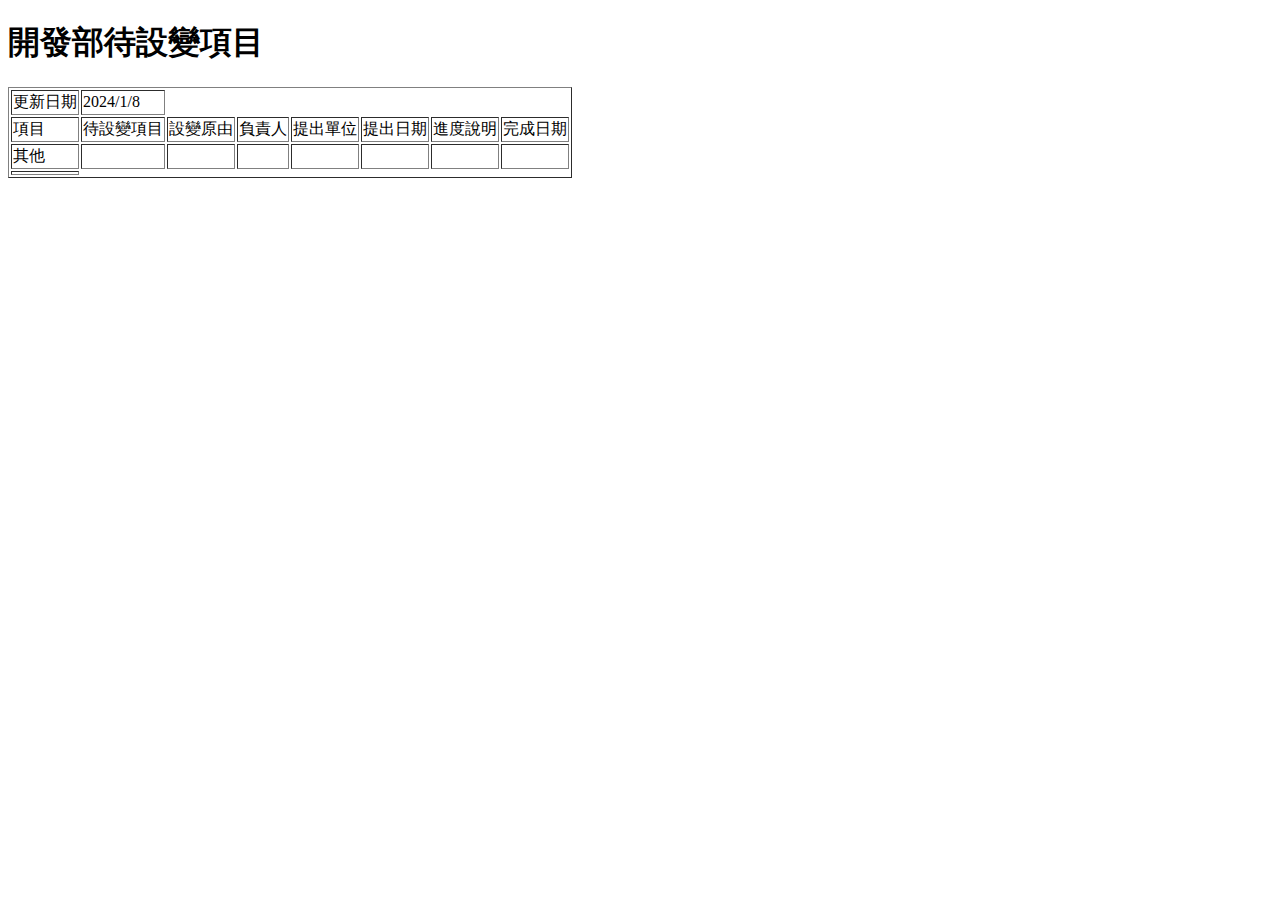
<file: chenge_list.html>
<!DOCTYPE html>
<html lang="en">
<head>
    <meta charset="UTF-8">
    <meta name="viewport" content="width=device-width, initial-scale=1.0">
    <title>開發部待設變項目</title>
</head>
<body>
    <h1>開發部待設變項目</h1>
    <div id="csv-content"></div>

    <script src="read_csv.js"></script>
</body>
</html>
</file>
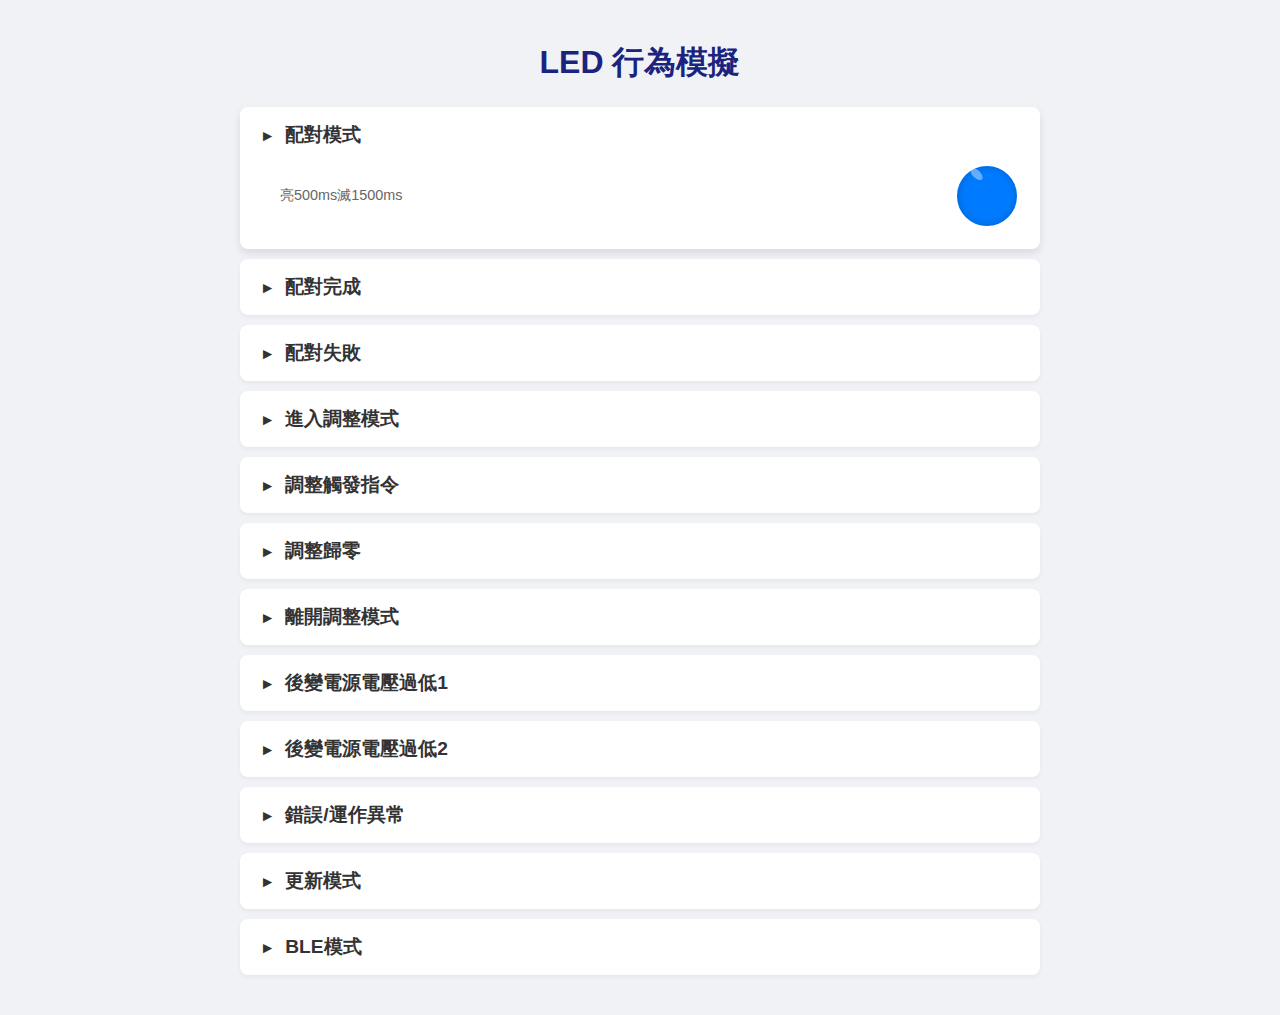
<file: LED_test.html>
<!DOCTYPE html>
<html lang="zh-Hant">
<head>
    <meta charset="UTF-8">
    <meta name="viewport" content="width=device-width, initial-scale=1.0">
    <title>LED 行為模擬</title>
    <style>
        body {
            font-family: -apple-system, BlinkMacSystemFont, "Segoe UI", Roboto, "Helvetica Neue", Arial, sans-serif;
            background-color: #f0f2f5;
            color: #333;
            margin: 0;
            padding: 20px;
        }
        h1 {
            text-align: center;
            color: #1a237e;
        }
        .container {
            display: flex;
            flex-direction: column;
            gap: 10px;
            max-width: 800px;
            margin: 20px auto;
        }
        .led-details {
            background-color: #fff;
            border-radius: 8px;
            box-shadow: 0 2px 4px rgba(0,0,0,0.05);
            transition: box-shadow 0.2s;
        }
        .led-details[open] {
            box-shadow: 0 4px 8px rgba(0,0,0,0.1);
        }
        .led-summary {
            padding: 15px 20px;
            cursor: pointer;
            font-weight: bold;
            font-size: 1.2em;
            list-style: none; /* Hide default marker */
        }
        .led-summary::-webkit-details-marker {
            display: none; /* Hide default marker for Chrome/Safari */
        }
        .led-summary::before {
            content: '►';
            margin-right: 10px;
            font-size: 0.8em;
            transition: transform 0.2s;
        }
        .led-details[open] > .led-summary::before {
            transform: rotate(90deg);
        }
        .led-content {
            padding: 0px 20px 20px 40px;
            display: flex;
            align-items: center;
            justify-content: space-between;
        }
        .led-description {
             flex-grow: 1;
        }
        .led-description p {
            margin: 0;
            color: #666;
            font-size: 0.9em;
        }
        .led-light {
            width: 60px;
            height: 60px;
            border-radius: 50%;
            background-color: #222; /* Off state */
            border: 3px solid #fff;
            box-shadow: 0 0 10px rgba(0,0,0,0.2) inset;
            position: relative;
            display: flex;
            justify-content: center;
            align-items: center;
            flex-shrink: 0;
            margin-left: 20px;
        }
        .led-light::before {
            content: '';
            position: absolute;
            top: 4px;
            left: 12px;
            width: 15px;
            height: 8px;
            background: rgba(255, 255, 255, 0.4);
            border-radius: 10px / 5px;
            transform: rotate(45deg);
        }
        .play-button {
            padding: 8px 16px;
            border: none;
            background-color: #007bff;
            color: white;
            border-radius: 5px;
            cursor: pointer;
            font-size: 0.9em;
            margin-right: 15px;
            transition: background-color 0.2s;
        }
        .play-button:hover {
            background-color: #0056b3;
        }
        .play-button:disabled {
            background-color: #6c757d;
            cursor: not-allowed;
        }

        /* --- Animations --- */
        @keyframes blink-500-1500 {
            0%, 25% { opacity: 1; } /* On for 500ms */
            25.1%, 100% { opacity: 0; } /* Off for 1500ms */
        }
        @keyframes blink-300-300-300-300 {
            0%, 25% { opacity: 1; } /* On 300ms */
            25.1%, 50% { opacity: 0; } /* Off 300ms */
            50.1%, 75% { opacity: 1; } /* On 300ms */
            75.1%, 100% { opacity: 0; } /* Off 300ms */
        }
         @keyframes blink-100-100-x4 {
            0%, 6.25% { opacity: 1; }
            6.26%, 12.5% { opacity: 0; }
            12.51%, 18.75% { opacity: 1; }
            18.76%, 25% { opacity: 0; }
            25.01%, 31.25% { opacity: 1; }
            31.26%, 37.5% { opacity: 0; }
            37.51%, 43.75% { opacity: 1; }
            43.76%, 100% { opacity: 0; }
        }
    </style>
</head>
<body>

    <h1>LED 行為模擬</h1>

    <div class="container" id="led-container">
        <!-- LED cards will be dynamically inserted here -->
    </div>

    <script>
        const ledData = `
配對模式\t藍\t是\t亮500ms滅1500ms
配對完成\t藍\t否\t亮300ms滅300ms亮300ms滅300ms
配對失敗\t藍+紅\t否\t藍亮200ms滅200ms紅亮200ms滅200ms藍亮200ms滅200ms紅亮200ms滅200ms
進入調整模式\t綠\t是\t恆亮
調整觸發指令\t綠\t否\t滅500ms恆亮
調整歸零\t綠\t否\t滅300ms亮300ms滅300ms亮300ms
離開調整模式\t綠\t否\t滅
後變電源電壓過低1\t紅\t否\t亮300ms滅300ms亮300ms滅300ms
後變電源電壓過低2\t紅\t否\t亮100ms滅100ms亮100ms滅100ms亮100ms滅100ms亮100ms滅100ms
錯誤/運作異常\t紫(紅+藍)\t否\t亮300ms滅300ms亮300ms滅300ms
更新模式\t白(紅+綠+藍)\t是\t亮500ms滅1500ms
BLE模式\t青(綠+藍)\t是\t亮500ms滅1500ms
        `;

        const colorMap = {
            '藍': '#007bff',
            '紅': '#dc3545',
            '綠': '#28a745',
            '藍+紅': '#800080', // Purple
            '紫(紅+藍)': '#800080', // Purple
            '白(紅+綠+藍)': '#ffffff',
            '青(綠+藍)': '#00ffff'  // Cyan
        };

        const container = document.getElementById('led-container');

        ledData.trim().split('\n').forEach((line, index) => {
            const [name, colorStr, loop, pattern] = line.split('\t');
            const isLoop = loop === '是';
            
            const details = document.createElement('details');
            details.className = 'led-details';
            
            const summary = document.createElement('summary');
            summary.className = 'led-summary';
            summary.textContent = name;
            
            const content = document.createElement('div');
            content.className = 'led-content';

            const description = document.createElement('div');
            description.className = 'led-description';
            description.innerHTML = `<p>${pattern}</p>`;
            
            const light = document.createElement('div');
            light.className = 'led-light';
            light.id = `led-${index}`;
            
            content.appendChild(description);
            
            if (!isLoop) {
                const button = document.createElement('button');
                button.className = 'play-button';
                button.textContent = '播放一次';
                button.addEventListener('click', () => {
                    applyLedBehavior(light, colorStr, pattern, false, button);
                });
                content.appendChild(button);
            }

            content.appendChild(light);
            details.appendChild(summary);
            details.appendChild(content);
            container.appendChild(details);
            
            if (isLoop) {
                details.addEventListener('toggle', (event) => {
                    if (details.open) {
                        applyLedBehavior(light, colorStr, pattern, true);
                    } else {
                        // Stop animation when closing
                        light.style.animation = 'none';
                        if (light.intervalId) {
                            clearInterval(light.intervalId);
                            light.intervalId = null;
                        }
                    }
                });
            }

             // Pre-open the first one for demonstration
            if (index === 0) {
                details.open = true;
            }
        });

        function applyLedBehavior(element, colorStr, pattern, isLoop, button = null) {
            if (button) {
                button.disabled = true;
            }

            // Reset any previous animations
            element.style.animation = 'none';
            element.style.opacity = '1';
            element.style.backgroundColor = '#222';
            if (element.intervalId) {
                clearInterval(element.intervalId);
                element.intervalId = null;
            }
             if (element.timeoutIds) {
                element.timeoutIds.forEach(clearTimeout);
                element.timeoutIds = [];
            }


            const baseColor = colorMap[colorStr] || '#222';
            const iteration = isLoop ? 'infinite' : '1';
            const fillMode = isLoop ? '' : 'forwards';

            const animationEndHandler = () => {
                if (!isLoop) {
                    element.style.animation = '';
                    if(button) button.disabled = false;
                }
                element.removeEventListener('animationend', animationEndHandler);
            };
            element.addEventListener('animationend', animationEndHandler);

            if (pattern.includes('恆亮')) {
                const delay = pattern.startsWith('滅') ? parseInt(pattern.match(/\d+/)[0]) : 0;
                element.timeoutIds = [];
                const id = setTimeout(() => {
                    element.style.backgroundColor = baseColor;
                    element.style.opacity = 1;
                    if(button) button.disabled = false;
                }, delay);
                element.timeoutIds.push(id);
                
            } else if (pattern.includes('滅') && !pattern.includes('亮')) { // 滅
                 element.style.backgroundColor = '#222';
                 element.style.opacity = 0;
                 if(button) button.disabled = false;

            } else if (pattern === '亮500ms滅1500ms') {
                element.style.backgroundColor = baseColor;
                element.style.animation = `blink-500-1500 2s ${iteration} ${fillMode}`;
            } else if (pattern === '亮300ms滅300ms亮300ms滅300ms') {
                element.style.backgroundColor = baseColor;
                element.style.animation = `blink-300-300-300-300 1.2s ${iteration} ${fillMode}`;
            } else if (pattern === '亮100ms滅100ms亮100ms滅100ms亮100ms滅100ms亮100ms滅100ms') {
                 element.style.backgroundColor = baseColor;
                 element.style.animation = `blink-100-100-x4 1.6s ${iteration} ${fillMode}`;
            } else if (pattern === '滅300ms亮300ms滅300ms亮300ms') { 
                element.style.backgroundColor = baseColor;
                element.style.animation = `blink-300-300-300-300 1.2s ${iteration} reverse ${fillMode}`;
            } else if (pattern.includes('藍亮') && pattern.includes('紅亮')) { // 配對失敗
                element.style.transition = 'background-color 0.1s ease';
                let state = 0;
                
                if (isLoop) {
                    element.intervalId = setInterval(() => {
                        runSequence(element, state);
                        state = (state + 1) % 8;
                    }, 200);
                } else {
                    element.timeoutIds = [];
                    const runOnce = (step) => {
                        if (step >= 8) {
                            element.style.backgroundColor = '#222'; // End in off state
                            if (button) button.disabled = false;
                            return;
                        }
                        runSequence(element, step);
                        const id = setTimeout(() => runOnce(step + 1), 200);
                        element.timeoutIds.push(id);
                    };
                    runOnce(0);
                }
            }
        }

        function runSequence(element, step) {
             switch(step % 8) {
                case 0: element.style.backgroundColor = colorMap['藍']; break;
                case 1: element.style.backgroundColor = '#222'; break;
                case 2: element.style.backgroundColor = colorMap['紅']; break;
                case 3: element.style.backgroundColor = '#222'; break;
                case 4: element.style.backgroundColor = colorMap['藍']; break;
                case 5: element.style.backgroundColor = '#222'; break;
                case 6: element.style.backgroundColor = colorMap['紅']; break;
                case 7: element.style.backgroundColor = '#222'; break;
            }
        }
    </script>
</body>
</html>
</file>
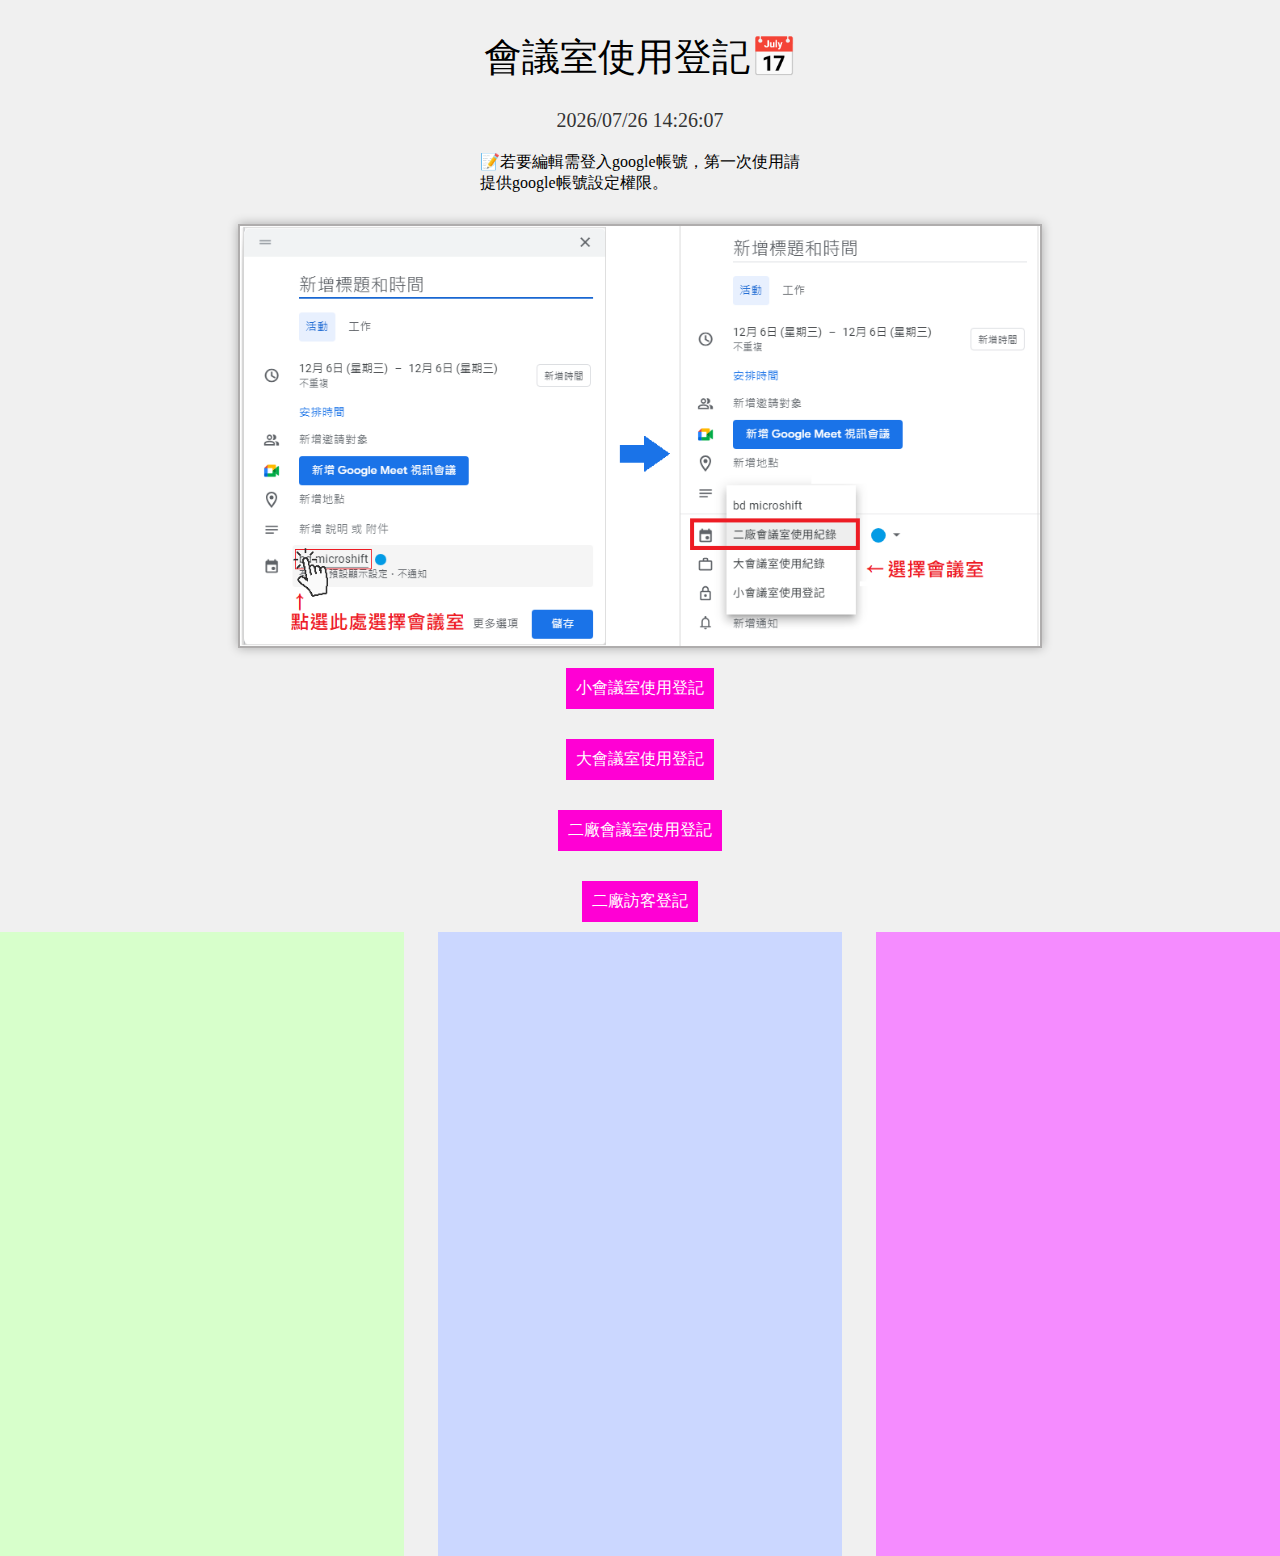
<file: meeting_room.html>
<!DOCTYPE html>
<html lang="en">
<head>
    <meta charset="UTF-8">
    <meta name="viewport" content="width=device-width, initial-scale=1.0">
    <title>台灣微轉會議室使用登記</title>
    <style>
        /* 頁面設定 */
        body {
            margin: 0;
            padding: 0;
            display: flex;
            flex-direction: column;
            align-items: center;
            background-color: #f0f0f0;
        }

        /* 圖像設定 */
        img {
            max-width: 800px;
            height: auto;
            margin-top: 20px;
            border: 2px solid rgb(175, 173, 173); /* 設置一個與背景顏色對比的邊框顏色 */
            box-shadow: 0 0 10px rgba(0, 0, 0, 0.3); /* 添加淡淡的陰影效果 */
        }

        /*  */
        .title{
            background-color: rgba(0, 0, 0, 0);
            padding: 16px;
            margin-top: 16px;
            text-align: center;
            font-size: 38px;
            width: 320px;
            margin-left: auto;
            margin-right: auto;
        }

        /* 公告區設定 */
        .announcement {
            background-color: rgba(0, 0, 0, 0);
            padding: 10px;
            margin-top: 10px;
            text-align: start;
            width: 320px;
            margin-left: auto;
            margin-right: auto;
        }

        /* 按鍵A設定 */
        .link-containerA {
            margin-top: 20px;
            text-align: center;
        }
        .link-containerA a {
            display: block;
            margin-bottom: 10px;
            padding: 10px;
            background-color: #038a25;
            color: #fff;
            text-decoration: none;
        }

        /* 按鍵B設定 */
        .link-containerB {
            margin-top: 20px;
            text-align: center;
        }
        .link-containerB a {
            display: block;
            margin-bottom: 10px;
            padding: 10px;
            background-color: #007bff;
            color: #fff;
            text-decoration: none;
        }

        /* 按鍵C設定 */
        .link-containerC {
            margin-top: 20px;
            text-align: center;
        }
        .link-containerC a {
            display: block;
            margin-bottom: 10px;
            padding: 10px;
            background-color: #ff00d4;
            color: #fff;
            text-decoration: none;
        }

        /* 日期時間顯示 */
        .datetime {
            margin-top: 10px;
            font-size: 20px;
            color: #333;
        }

        /* 行事曆和試算表的容器設定 */
        .embed-container {
            width: 100%; /* 使用百分比，使容器根據父元素自適應 */
            max-width: 800px; /* 如果需要限制最大寬度，你可以設置一個最大寬度值 */
            margin: 20px auto; /* 中央對齊，並添加一些邊距 */
        }

        /* 嵌入的 Google 行事曆和試算表設定 */
        .embed-container iframe {
            width: 100%; /* 使用百分比，使 iframe 根據容器自適應 */
            height: 600px; /* 你可以設置固定的高度或使用其他相對單位 */
            border: 0;
        }

        .calendar-container {
            display: flex;
            justify-content: space-between;
        }
        .calendar {
            width: 30%; /* 調整每個日曆的寬度 */
            margin: 0; /* 可以調整每個日曆之間的間距 */
            padding: 10px; /* 添加內邊距，使背景色更明顯 */
        }
        /* 第一個日曆 */
        .calendar:nth-child(1) {
            background-color: #d7ffcb; /* 修改這裡的顏色 */
        }
        /* 第二個日曆 */
        .calendar:nth-child(2) {
            background-color: #cbd7ff; /* 修改這裡的顏色 */
        }
        /* 第三個日曆 */
        .calendar:nth-child(3) {
            background-color: #f58cff; /* 修改這裡的顏色 */
        }
        @media screen and (max-width: 1200px) {
            /* 小於等於 800px 的裝置寬度時的樣式 */
            .calendar-container {
                display: none;
            }

            .embed-container {
                display: block;
            }
        }

        @media screen and (min-width: 1201px) {
            /* 大於 800px 的裝置寬度時的樣式 */
            .calendar-container {
                width: 100%; /* 在較小的裝置上讓日曆佔滿寬度 */
                margin: 0; /* 移除邊距 */
                display: flex;
            }

            .embed-container {
                display: none;
            }
        }

        /* 在視窗寬度小於800px時，調整圖片大小 */
        @media screen and (max-width: 800px) {
            img {
                max-width: 100%; /* 讓圖片寬度自適應父容器寬度 */
            }
        }
    </style>
</head>
<body>
    <!-- 圖片項目 -->
    <!-- <img src="index.files/image001.png" alt="Image"> -->
    <div class="title">
        會議室使用登記📅
    </div>
    <!-- 日期時間顯示 -->
    <div class="datetime" id="currentDatetime"></div>
    <script>
        // 使用 JavaScript 獲取當前日期和時間
        function updateDatetime() {
            const currentDatetime = new Date();
            const formattedDatetime = currentDatetime.toLocaleString('zh-CN', {
                year: 'numeric',
                month: '2-digit',
                day: '2-digit',
                hour: '2-digit',
                minute: '2-digit',
                second: '2-digit'
            });
            document.getElementById('currentDatetime').innerText = formattedDatetime;
        }
        // 初始頁面時更新日期和時間
        updateDatetime();
        // 每秒更新一次日期和時間
        setInterval(updateDatetime, 1000);
    </script>
    <div class="announcement">
        📝若要編輯需登入google帳號，第一次使用請提供google帳號設定權限。
    </div><!-- 圖片項目 -->
    <img src="index.files/meetroom_sample.png" alt="Image">
    <!-- 按鍵C項目 -->
    <div class="link-containerC">
        <a href="https://calendar.google.com/calendar/u/0?cid=8c1694091a20fc60b74de84a22256488a7683ed353a9579669727ac442cb1603%40group.calendar.google.com" target="_blank">小會議室使用登記</a>
    </div>
    <div class="embed-container">
        <iframe src="https://calendar.google.com/calendar/embed?src=15a2eb874e570b0f82fea3d4e16792fe48ea75fcf7e8aa468d1444b662aac678%40group.calendar.google.com&ctz=Asia%2FTaipei" style="border: 0" width="800" height="600" frameborder="0" scrolling="no"></iframe>
    </div>
    <div class="link-containerC">
        <a href="https://calendar.google.com/calendar/u/0?cid=15a2eb874e570b0f82fea3d4e16792fe48ea75fcf7e8aa468d1444b662aac678%40group.calendar.google.com" target="_blank">大會議室使用登記</a>
    </div>
    <div class="embed-container">
        <iframe src="https://calendar.google.com/calendar/embed?src=8c1694091a20fc60b74de84a22256488a7683ed353a9579669727ac442cb1603%40group.calendar.google.com&ctz=Asia%2FTaipei" style="border: 0" width="800" height="600" frameborder="0" scrolling="no"></iframe>
    </div>
    <div class="link-containerC">
        <a href="https://calendar.google.com/calendar/u/0?cid=dbec68cc6f54bf7764aa998de4dc457f49f31f3476c5c3b46eb2f37fbe658a77%40group.calendar.google.com" target="_blank">二廠會議室使用登記</a>
    </div>
    <div class="embed-container">
        <iframe src="https://calendar.google.com/calendar/embed?src=dbec68cc6f54bf7764aa998de4dc457f49f31f3476c5c3b46eb2f37fbe658a77%40group.calendar.google.com&ctz=Asia%2FTaipei" style="border: 0" width="800" height="600" frameborder="0" scrolling="no"></iframe>
    </div>
    <div class="link-containerC">
        <a href="https://calendar.google.com/calendar/embed?src=62eaded99b7ed95902e257484a9ddced341d7d3e2a8040be0dccda929e82c6af%40group.calendar.google.com" target="_blank">二廠訪客登記</a>
    </div>
    <div class="embed-container">
        <iframe src="https://calendar.google.com/calendar/embed?src=62eaded99b7ed95902e257484a9ddced341d7d3e2a8040be0dccda929e82c6af%40group.calendar.google.com&ctz=Asia%2FTaipei" style="border: 0" width="800" height="600" frameborder="0" scrolling="no"></iframe>
    </div>
    <div class="calendar-container">
        <!-- 第一個日曆 -->
        <div class="calendar">
            <iframe src="https://calendar.google.com/calendar/embed?src=15a2eb874e570b0f82fea3d4e16792fe48ea75fcf7e8aa468d1444b662aac678%40group.calendar.google.com&ctz=Asia%2FTaipei" style="border: 0" width="100%" height="600" frameborder="0" scrolling="no"></iframe>
        </div>

        <!-- 第二個日曆 -->
        <div class="calendar">
            <iframe src="https://calendar.google.com/calendar/embed?src=8c1694091a20fc60b74de84a22256488a7683ed353a9579669727ac442cb1603%40group.calendar.google.com&ctz=Asia%2FTaipei" style="border: 0" width="100%" height="600" frameborder="0" scrolling="no"></iframe>
        </div>

        <!-- 第三個日曆 -->
        <div class="calendar">
            <iframe src="https://calendar.google.com/calendar/embed?src=dbec68cc6f54bf7764aa998de4dc457f49f31f3476c5c3b46eb2f37fbe658a77%40group.calendar.google.com&ctz=Asia%2FTaipei" style="border: 0" width="100%" height="600" frameborder="0" scrolling="no"></iframe>
        </div>
    </div>
    <div class="embed-container">
        <!-- <iframe src="https://docs.google.com/spreadsheets/d/1djnEpSH5AZEWrV28m0PcbI_4gwOc5DRyROJesHN4y6M/pubhtml?widget=true&amp;range=A1:I22&amp;single=true" width="100%" height="600" frameborder="0" scrolling="yes"></iframe> -->
        <!-- <iframe src="https://docs.google.com/spreadsheets/d/e/2PACX-1vRtIgEn_QF61Q5_wL2ynVwFX3wCmX9Z3yzPp-sobU7tKjK5eYmwobzZ0x4XPiUIcxfntGHAS2vBcK8h/pubhtml?widget=true&amp;headers=false"></iframe> -->
    </div>
</html>
</file>
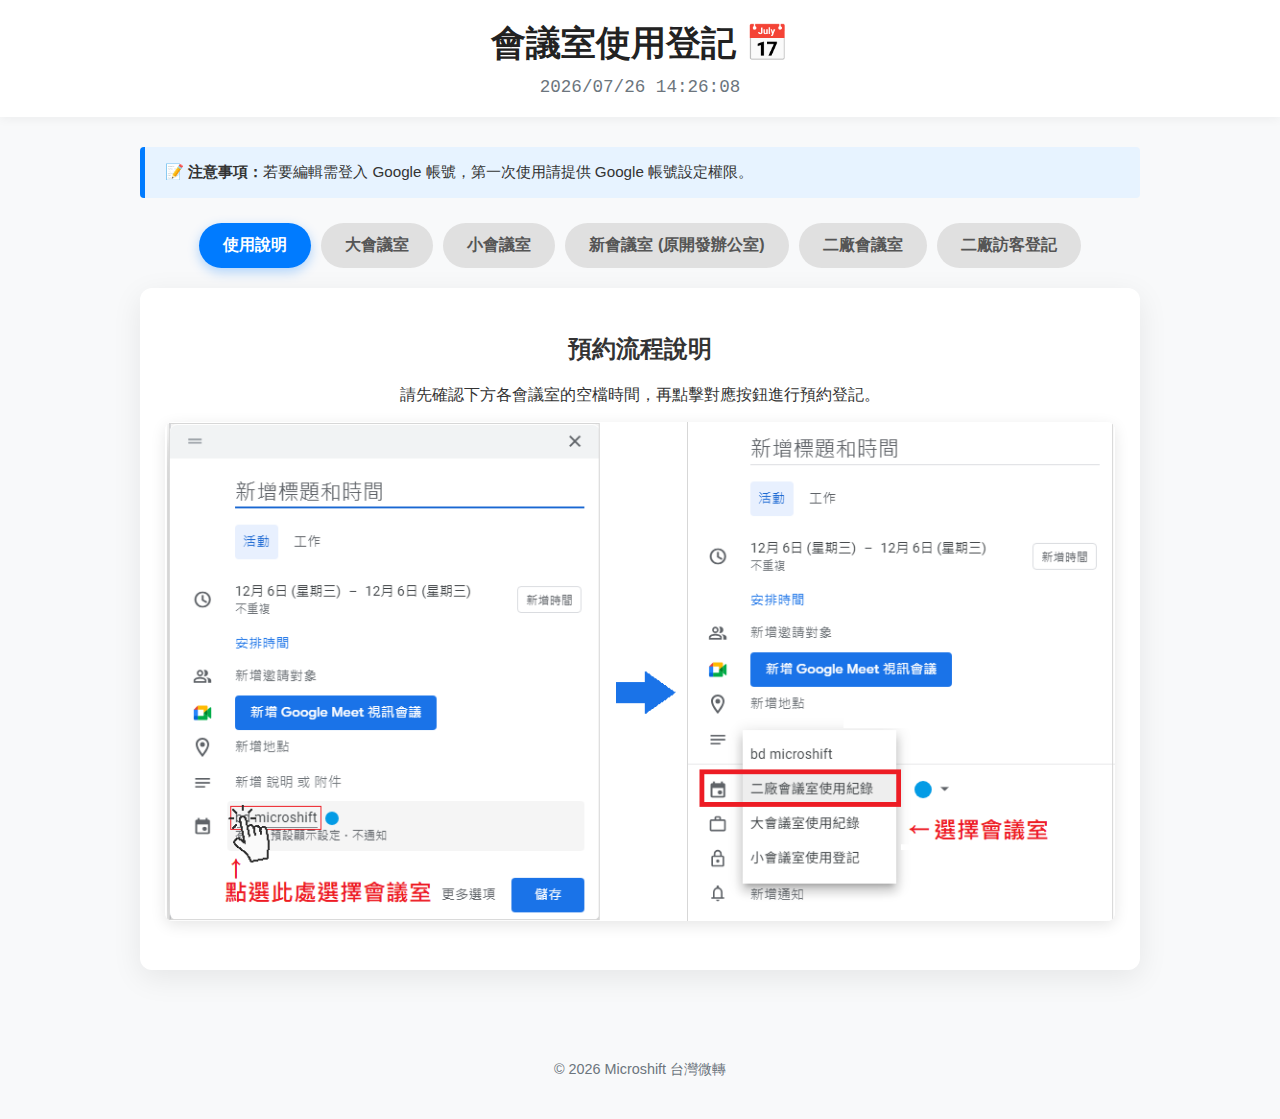
<file: meeting_room_new.html>
<!DOCTYPE html>
<html lang="zh-Hant-TW">
<head>
    <meta charset="UTF-8">
    <meta name="viewport" content="width=device-width, initial-scale=1.0">
    <title>台灣微轉會議室使用登記</title>
    <style>
        :root {
            --primary-color: #007bff;
            --secondary-color: #6c757d;
            --success-color: #28a745;
            --info-color: #17a2b8;
            --warning-color: #ffc107;
            --danger-color: #dc3545;
            --accent-color: #ff00d4;
            --bg-color: #f8f9fa;
            --card-bg: #ffffff;
            --text-color: #333;
        }

        body {
            font-family: 'Segoe UI', Roboto, 'Helvetica Neue', Arial, sans-serif, 'Microsoft JhengHei';
            margin: 0;
            padding: 0;
            background-color: var(--bg-color);
            color: var(--text-color);
            display: flex;
            flex-direction: column;
            align-items: center;
        }

        header {
            width: 100%;
            background: white;
            padding: 20px 0;
            box-shadow: 0 2px 10px rgba(0,0,0,0.05);
            text-align: center;
            margin-bottom: 30px;
        }

        .title {
            font-size: 2.2rem;
            font-weight: bold;
            margin: 0;
            color: #222;
        }

        .datetime {
            font-size: 1.1rem;
            color: var(--secondary-color);
            margin-top: 10px;
            font-family: monospace;
        }

        .container {
            width: 95%;
            max-width: 1000px;
            display: flex;
            flex-direction: column;
            align-items: center;
        }

        .announcement {
            background-color: #e7f3ff;
            border-left: 5px solid var(--primary-color);
            padding: 15px 20px;
            margin-bottom: 25px;
            border-radius: 4px;
            width: 100%;
            box-sizing: border-box;
            font-size: 0.95rem;
        }

        /* 標籤頁樣式 */
        .tabs-container {
            width: 100%;
            margin-bottom: 20px;
        }

        .tabs-nav {
            display: flex;
            flex-wrap: wrap;
            gap: 10px;
            justify-content: center;
            margin-bottom: 20px;
        }

        .tab-btn {
            padding: 12px 24px;
            border: none;
            background: #e0e0e0;
            cursor: pointer;
            border-radius: 30px;
            font-size: 1rem;
            font-weight: 600;
            transition: all 0.3s ease;
            color: #555;
        }

        .tab-btn:hover {
            background: #d0d0d0;
        }

        .tab-btn.active {
            background: var(--primary-color);
            color: white;
            box-shadow: 0 4px 12px rgba(0,123,255,0.3);
        }

        .tab-content {
            display: none;
            width: 100%;
            animation: fadeIn 0.4s ease;
        }

        .tab-content.active {
            display: block;
        }

        @keyframes fadeIn {
            from { opacity: 0; transform: translateY(10px); }
            to { opacity: 1; transform: translateY(0); }
        }

        /* 卡片樣式 */
        .room-card {
            background: var(--card-bg);
            border-radius: 12px;
            padding: 25px;
            box-shadow: 0 8px 30px rgba(0,0,0,0.08);
            margin-bottom: 30px;
            text-align: center;
        }

        .btn-register {
            display: inline-block;
            padding: 14px 32px;
            background-color: var(--accent-color);
            color: white;
            text-decoration: none;
            border-radius: 8px;
            font-weight: bold;
            margin-bottom: 20px;
            transition: transform 0.2s, filter 0.2s, box-shadow 0.2s;
            box-shadow: 0 4px 10px rgba(255, 0, 212, 0.2);
        }

        .btn-register:hover {
            transform: translateY(-2px);
            filter: brightness(1.1);
            box-shadow: 0 6px 15px rgba(255, 0, 212, 0.3);
        }

        .calendar-wrapper {
            position: relative;
            padding-bottom: 75%; /* 4:3 Aspect Ratio */
            height: 0;
            overflow: hidden;
            border-radius: 8px;
            border: 1px solid #eee;
        }

        @media screen and (min-width: 768px) {
            .calendar-wrapper {
                padding-bottom: 600px;
                height: 600px;
            }
        }

        .calendar-wrapper iframe {
            position: absolute;
            top: 0;
            left: 0;
            width: 100%;
            height: 100%;
            border: 0;
        }

        .sample-img {
            max-width: 100%;
            height: auto;
            border-radius: 8px;
            margin-bottom: 20px;
            box-shadow: 0 4px 15px rgba(0,0,0,0.1);
        }

        footer {
            margin-top: 40px;
            padding-bottom: 40px;
            color: var(--secondary-color);
            font-size: 0.9rem;
        }
    </style>
</head>
<body>

    <header>
        <h1 class="title">會議室使用登記 📅</h1>
        <div class="datetime" id="currentDatetime"></div>
    </header>

    <div class="container">
        <div class="announcement">
            <strong>📝 注意事項：</strong>若要編輯需登入 Google 帳號，第一次使用請提供 Google 帳號設定權限。
        </div>

        <div class="tabs-container">
            <nav class="tabs-nav">
                <button class="tab-btn active" onclick="openTab(event, 'info')">使用說明</button>
                <button class="tab-btn" onclick="openTab(event, 'large')">大會議室</button>
                <button class="tab-btn" onclick="openTab(event, 'small')">小會議室</button>
                <button class="tab-btn" onclick="openTab(event, 'new_room')">新會議室 (原開發辦公室)</button>
                <button class="tab-btn" onclick="openTab(event, 'factory2')">二廠會議室</button>
                <button class="tab-btn" onclick="openTab(event, 'visitor')">二廠訪客登記</button>
            </nav>

            <!-- 使用說明 -->
            <div id="info" class="tab-content active">
                <div class="room-card">
                    <h2>預約流程說明</h2>
                    <p>請先確認下方各會議室的空檔時間，再點擊對應按鈕進行預約登記。</p>
                    <img src="index.files/meetroom_sample.png" alt="預約範例" class="sample-img">
                </div>
            </div>

            <!-- 大會議室 -->
            <div id="large" class="tab-content">
                <div class="room-card">
                    <h2>大會議室 (一廠)</h2>
                    <a href="https://calendar.google.com/calendar/u/0?cid=15a2eb874e570b0f82fea3d4e16792fe48ea75fcf7e8aa468d1444b662aac678%40group.calendar.google.com" target="_blank" class="btn-register">點此開啟登記視窗</a>
                    <div class="calendar-wrapper">
                        <iframe src="https://calendar.google.com/calendar/embed?src=15a2eb874e570b0f82fea3d4e16792fe48ea75fcf7e8aa468d1444b662aac678%40group.calendar.google.com&ctz=Asia%2FTaipei" loading="lazy"></iframe>
                    </div>
                </div>
            </div>

            <!-- 小會議室 -->
            <div id="small" class="tab-content">
                <div class="room-card">
                    <h2>小會議室 (一廠)</h2>
                    <a href="https://calendar.google.com/calendar/u/0?cid=8c1694091a20fc60b74de84a22256488a7683ed353a9579669727ac442cb1603%40group.calendar.google.com" target="_blank" class="btn-register">點此開啟登記視窗</a>
                    <div class="calendar-wrapper">
                        <iframe src="https://calendar.google.com/calendar/embed?src=8c1694091a20fc60b74de84a22256488a7683ed353a9579669727ac442cb1603%40group.calendar.google.com&ctz=Asia%2FTaipei" loading="lazy"></iframe>
                    </div>
                </div>
            </div>

            <!-- 新增會議室 -->
            <div id="new_room" class="tab-content">
                <div class="room-card">
                    <h2>新會議室 (一廠原開發辦公室)</h2>
                    <a href="https://calendar.google.com/calendar/u/0?cid=79ae5ce5a4206ce00ae73e9f7f71f5f1571bb94535d4cd2e883292e6baf8e03a%40group.calendar.google.com" target="_blank" class="btn-register" style="background-color: var(--info-color); box-shadow: 0 4px 10px rgba(23, 162, 184, 0.2);">點此開啟登記視窗</a>
                    <div class="calendar-wrapper">
                        <iframe src="https://calendar.google.com/calendar/embed?src=79ae5ce5a4206ce00ae73e9f7f71f5f1571bb94535d4cd2e883292e6baf8e03a%40group.calendar.google.com&ctz=Asia%2FTaipei" loading="lazy"></iframe>
                    </div>
                </div>
            </div>

            <!-- 二廠會議室 -->
            <div id="factory2" class="tab-content">
                <div class="room-card">
                    <h2>二廠會議室</h2>
                    <a href="https://calendar.google.com/calendar/u/0?cid=dbec68cc6f54bf7764aa998de4dc457f49f31f3476c5c3b46eb2f37fbe658a77%40group.calendar.google.com" target="_blank" class="btn-register">點此開啟登記視窗</a>
                    <div class="calendar-wrapper">
                        <iframe src="https://calendar.google.com/calendar/embed?src=dbec68cc6f54bf7764aa998de4dc457f49f31f3476c5c3b46eb2f37fbe658a77%40group.calendar.google.com&ctz=Asia%2FTaipei" loading="lazy"></iframe>
                    </div>
                </div>
            </div>

            <!-- 二廠訪客登記 -->
            <div id="visitor" class="tab-content">
                <div class="room-card">
                    <h2>二廠訪客登記</h2>
                    <a href="https://calendar.google.com/calendar/u/0?cid=62eaded99b7ed95902e257484a9ddced341d7d3e2a8040be0dccda929e82c6af%40group.calendar.google.com" target="_blank" class="btn-register" style="background-color: var(--success-color); box-shadow: 0 4px 10px rgba(40, 167, 69, 0.2);">點此開啟登記視窗</a>
                    <div class="calendar-wrapper">
                        <iframe src="https://calendar.google.com/calendar/embed?src=62eaded99b7ed95902e257484a9ddced341d7d3e2a8040be0dccda929e82c6af%40group.calendar.google.com&ctz=Asia%2FTaipei" loading="lazy"></iframe>
                    </div>
                </div>
            </div>
        </div>
    </div>

    <footer>
        &copy; 2026 Microshift 台灣微轉
    </footer>

    <script>
        // 日期時間更新
        function updateDatetime() {
            const now = new Date();
            const options = {
                year: 'numeric', month: '2-digit', day: '2-digit',
                hour: '2-digit', minute: '2-digit', second: '2-digit',
                hour12: false
            };
            document.getElementById('currentDatetime').innerText = now.toLocaleString('zh-TW', options);
        }
        setInterval(updateDatetime, 1000);
        updateDatetime();

        // 標籤頁切換功能
        function openTab(evt, tabName) {
            var i, tabContent, tabBtns;
            
            // 隱藏所有內容
            tabContent = document.getElementsByClassName("tab-content");
            for (i = 0; i < tabContent.length; i++) {
                tabContent[i].classList.remove("active");
            }

            // 取消所有按鈕的 active 狀態
            tabBtns = document.getElementsByClassName("tab-btn");
            for (i = 0; i < tabBtns.length; i++) {
                tabBtns[i].classList.remove("active");
            }

            // 顯示目前點選的內容與 active 狀態
            document.getElementById(tabName).classList.add("active");
            evt.currentTarget.classList.add("active");

            // 切換時讓頁面稍微捲動到頂部（如果需要）
            // window.scrollTo({ top: 0, behavior: 'smooth' });
        }
    </script>
</body>
</html>
</file>
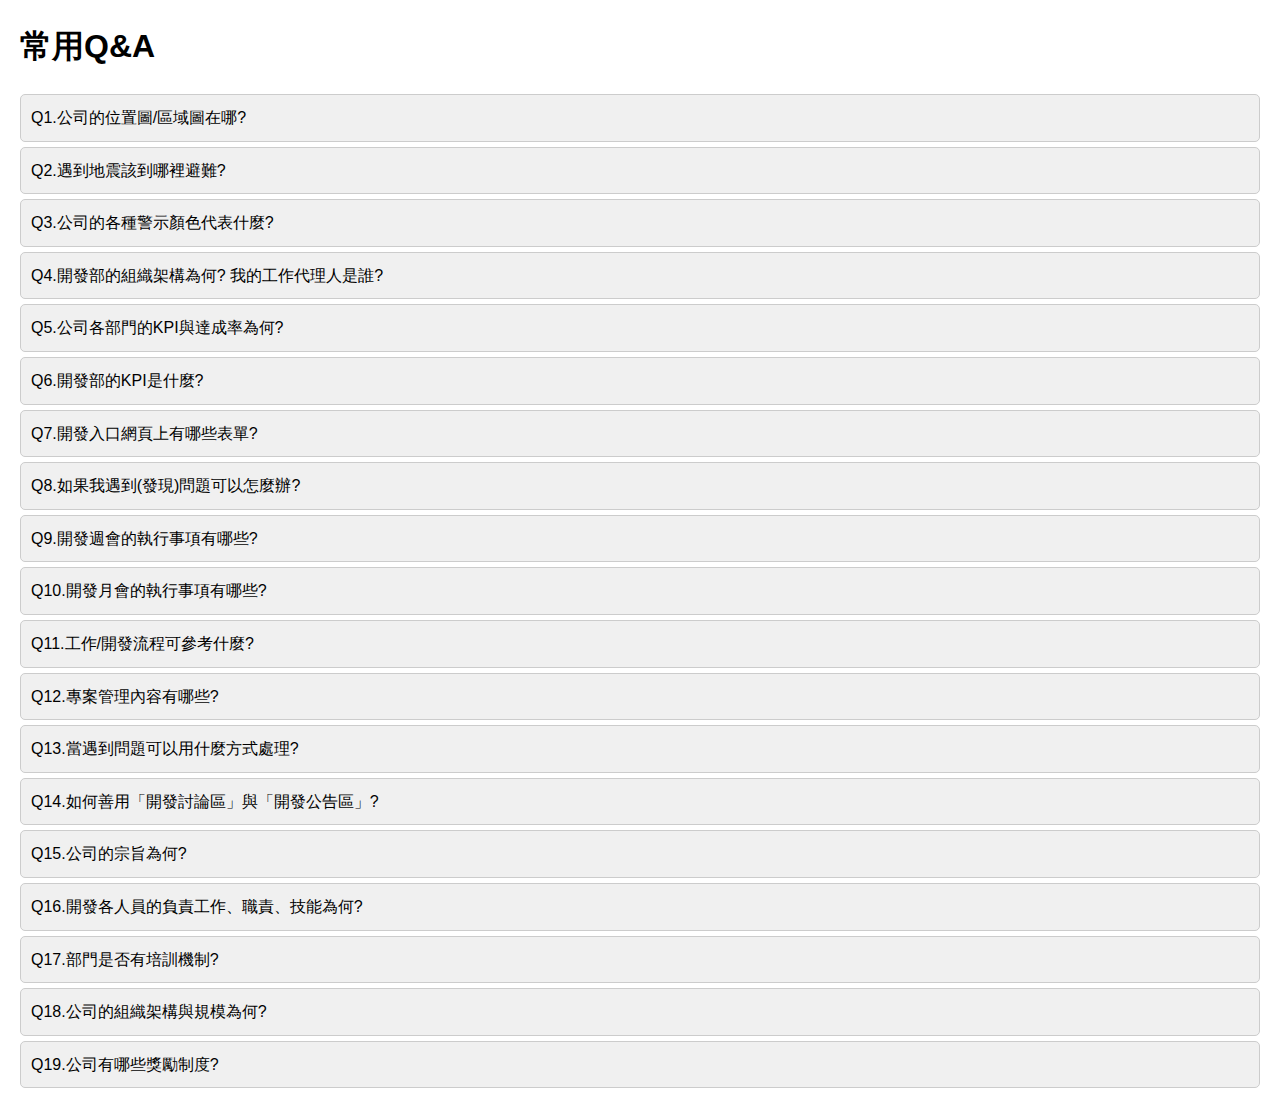
<file: QA_Page.html>
<!DOCTYPE html>
<html lang="en">
<head>
    <meta charset="UTF-8">
    <meta name="viewport" content="width=device-width, initial-scale=1.0">
    <title>常用Q&A</title>
    <style>
        body {
            font-family: Arial, sans-serif;
            line-height: 1.6;
            margin: 20px;
        }
        .qa-container {
            margin: 20px 0;
        }
        .question {
            cursor: pointer;
            margin: 5px 0;
            padding: 10px;
            background-color: #f0f0f0;
            border: 1px solid #ccc;
            border-radius: 5px;
            transition: background-color 0.3s;
        }
        .question:hover {
            background-color: #e0e0e0;
        }
        .answer {
            display: none;
            padding: 10px;
            margin: 5px 0 15px 20px;
            border-left: 3px solid #007BFF;
            background-color: #f9f9f9;
        }

        /* 圖像設定 */
        img {
            max-width: 100%; /* 圖片寬度不會超過容器 */
            height: auto;    /* 按比例縮放高度 */
            display: block;  /* 去除 inline 元素導致的間距 */
            margin-top: 20px; /* 與上方內容的距離 */
        }

        table {
            width: 100%;
            border-collapse: collapse;
            margin-top: 20px;
        }
        th, td {
            border: 1px solid #000;
            text-align: center;
            padding: 8px;
        }
        th {
            background-color: #f2f2f2;
        }
        tr:nth-child(even) {
            background-color: #f9f9f9;
        }

        /* 定義顏色 */
        .color-f05c45 { color: #F05C45; font-size: xx-large;}
        .color-f09a20 { color: #F09A20; font-size: xx-large;}
        .color-76b12b { color: #76B12B; font-size: xx-large;}
        .color-0000ff { color: #0000FF; font-size: xx-large;}
        .color-000000 { color: #000000; font-size: xx-large;}
    </style>
</head>
<body>

<h1>常用Q&A</h1>

<div class="qa-container">

    <div class="question" onclick="toggleAnswer(this)">
        Q1.公司的位置圖/區域圖在哪?
    </div>
    <div class="answer">
        公司平面圖/區域圖可以參考5S分區圖。<br>
        <img src="img/map1.png" alt="公司5S分配圖">
    </div>

    <div class="question" onclick="toggleAnswer(this)">
        Q2.遇到地震該到哪裡避難?
    </div>
    <div class="answer">
        請往公司停車場移動集合。
    </div>

    <div class="question" onclick="toggleAnswer(this)">
        Q3.公司的各種警示顏色代表什麼?
    </div>
    <div class="answer">
        <div class="item">
            <span class="icon color-f05c45">■ </span>#F05C45：警示、不良、錯誤、緊急、延遲
        </div>
        <div class="item">
            <span class="icon color-f09a20">■ </span>#F09A20：風險、注意、進行中、近期、即期、變動
        </div>
        <div class="item">
            <span class="icon color-76b12b">■ </span>#76B12B：目標、優質、正常、完成、提前
        </div>
        <div class="item">
            <span class="icon color-0000ff">■ </span>#0000FF：重點、暫停
        </div>
        <div class="item">
            <span class="icon color-000000">■ </span>#000000：文字、穩定、常態、長期、穩固
        </div>
    </div>

    <div class="question" onclick="toggleAnswer(this)">
        Q4.開發部的組織架構為何? 我的工作代理人是誰?
    </div>
    <div class="answer">
		請參考開發部組織架構圖<br>
        <img src="img/TeamMap.png" alt="開發部組織架構圖">
    </div>

    <div class="question" onclick="toggleAnswer(this)">
        Q5.公司各部門的KPI與達成率為何?
    </div>
    <div class="answer">
		請參考
        <a href="https://app.powerbi.com/view?r=eyJrIjoiOWYzODVjZjYtYjg2Yi00Y2FlLWFjNjUtYzc1MTEzODhkN2ExIiwidCI6ImRkYzI2ZDE1LTY4YTktNDBiZi05MTk1LWRiMzRkODQ3YzY3NiIsImMiOjEwfQ%3D%3D"
        target="_blank">
        線上圖表
        </a>
    </div>

    <div class="question" onclick="toggleAnswer(this)">
        Q6.開發部的KPI是什麼?
    </div>
    <div class="answer">
        是什麼 怎麼算 與其他部門的關聯<br>
		每X更新一次，每年審視一次<br>
		警戒線
    </div>

    <div class="question" onclick="toggleAnswer(this)">
        Q7.開發入口網頁上有哪些表單?
    </div>
    <div class="answer">
        <table>
            <thead>
                <tr>
                    <th>項次</th>
                    <th>名稱</th>
                    <th>說明</th>
                    <th>更新頻率</th>
                </tr>
            </thead>
            <tbody>
                <tr>
                    <td>1</td>
                    <td>開發月會進度表</td>
                    <td>開發月會時討論之內容與紀錄</td>
                    <td>每月更新</td>
                </tr>
                <tr>
                    <td>2</td>
                    <td>開發部專案進度</td>
                    <td>開發個專案之進度追蹤</td>
                    <td>每週更新</td>
                </tr>
                <tr>
                    <td>3</td>
                    <td>新開模零件追蹤表</td>
                    <td>各專案需求之開模零件追蹤</td>
                    <td>每週更新</td>
                </tr>
                <tr>
                    <td>4</td>
                    <td>CNC打樣治具排程表</td>
                    <td>與CNC部門協調需求之排程表</td>
                    <td>即時更新</td>
                </tr>
                <tr>
                    <td>5</td>
                    <td>開發部待設變項目表</td>
                    <td>與生管部門協調設變項目之清單</td>
                    <td>每週更新</td>
                </tr>
                <tr>
                    <td>6</td>
                    <td>開發部問題改善檢討與計畫</td>
                    <td>日常問題討論與追蹤</td>
                    <td>每週更新</td>
                </tr>
                <tr>
                    <td>7</td>
                    <td>microShift全球專利商標總表</td>
                    <td>公司各項專利與商標清單</td>
                    <td>即時更新</td>
                </tr>
                <tr>
                    <td>8</td>
                    <td>開發討論區</td>
                    <td>開發內部的teams的討論區</td>
                    <td>即時更新</td>
                </tr>
            </tbody>
        </table>
    </div>

    <div class="question" onclick="toggleAnswer(this)">
        Q8.如果我遇到(發現)問題可以怎麼辦?
    </div>
    <div class="answer">
        1.可依據部門組織架構圖向上呈報詢問<br>
		2.可利用teams中的「開發討論區」提出問題，問題會在 <a href="https://microshiftcomtw.sharepoint.com/:x:/s/microSHIFT/EUdZBfys8aNPsl5MVzASIioBy6B_41vdag4_7FjFvhrAgg?e=10WNbV"
        target="_blank">開發部問題改善檢討與計畫</a>
        中記錄並追蹤<br>
		3.公司有「問題蒐集」線上表單可直接填寫，且會有 <a href="https://app.powerbi.com/view?r=eyJrIjoiNGI4NzJlOTItMTdmZC00NDE0LTkzYzktNjgwNzRiZGVlMDEzIiwidCI6ImRkYzI2ZDE1LTY4YTktNDBiZi05MTk1LWRiMzRkODQ3YzY3NiIsImMiOjEwfQ%3D%3D"
        target="_blank">追蹤清單</a>
        可確認處理進<br>
    </div>

    <div class="question" onclick="toggleAnswer(this)">
        Q9.開發週會的執行事項有哪些?
    </div>
    <div class="answer">
        1.布達公司公告、活動或消息<br>
		2.工作狀況或其他問題討論<br>
		3.若討論出結論會在teams「開發公告區」發布<br>
    </div>

    <div class="question" onclick="toggleAnswer(this)">
        Q10.開發月會的執行事項有哪些?
    </div>
    <div class="answer">
        1.追蹤各專案工作進度<br>
		2.工作或專案相關議題討論<br>
		3.將討論事項紀錄於「開發月會進度表」的每月備註欄位<br>
    </div>

    <div class="question" onclick="toggleAnswer(this)">
        Q11.工作/開發流程可參考什麼?
    </div>
    <div class="answer">
        請依循公司共用資料夾(n2)>02_ISO文件>開發部 管理辦法>1.產品開發管理辦法
		內部包含工作與開發準則。<br>
		若有執行上遇到問題或改善提案請參考「Q7.如果我遇到(發現)問題可以怎麼辦?」
    </div>

    <div class="question" onclick="toggleAnswer(this)">
        Q12.專案管理內容有哪些?
    </div>
    <div class="answer">
        專案管理師將每週追蹤個專案進度與排程，若有發現進度異常(落後)，則會提出並與產品負責人及相關主管討論，擬定後續改善措施或調整執行方式。
    </div>

    <div class="question" onclick="toggleAnswer(this)">
        Q13.當遇到問題可以用什麼方式處理?
    </div>
    <div class="answer">
        可參考以下「8D」的問題處理方式(實際實施方式可參考線上表單「開發部問題改善檢討與計畫」)。<br>
			D1：選定主題與建立團隊<br>
			D2：描述問題與掌握現狀<br>
			D3：列出、選定與驗證暫時防堵措施<br>
			D4：列出、選定及驗證真因<br>
			D5：列出、選定及驗證永久對策<br>
			D6：執行永久對策及確認效果<br>
			D7：預防再發及標準化<br>
			D8：反省、恭賀團隊及規劃未來方向<br>
    </div>

    <div class="question" onclick="toggleAnswer(this)">
        Q14.如何善用「開發討論區」與「開發公告區」?
    </div>
    <div class="answer">
        1.當遇到問題或需要部門人員共同討論之議題時，可以到teams的「開發討論區」中提出議題，並與相關人員討論。<br>
		2.當有需布達之事項，或與部門同仁討論議題有結論時，可以到teams的「開發公告區」中將其清楚敘述，通知部門同仁。<br>
    </div>

    <div class="question" onclick="toggleAnswer(this)">
        Q15.公司的宗旨為何?
    </div>
    <div class="answer">
        <img src="img/slogan.png" alt="公司宗旨">
    </div>

    <div class="question" onclick="toggleAnswer(this)">
        Q16.開發各人員的負責工作、職責、技能為何?
    </div>
    <div class="answer">
        請參考共用資料夾(n2)>08_人員工作職掌><br>
        其中包含各職務分配與工作內容<br>
    </div>

    <div class="question" onclick="toggleAnswer(this)">
        Q17.部門是否有培訓機制?
    </div>
    <div class="answer">
        開發經理會於每年度考核時審視部門成員的技能，並針對每個人安排技能進修或課程；<br>
        同時也會有針對技能講師的培訓，於適當的時間進行。<br>
        實施流程參照公司規範，如下圖：<br>
        <img src="img/skill.png" alt="技能考核與培訓">
    </div>

    <div class="question" onclick="toggleAnswer(this)">
        Q18.公司的組織架構與規模為何?
    </div>
    <div class="answer">
		請參考台灣微轉組織圖<br>
        <img src="img/companyMap.png" alt="台灣微轉組織圖">
    </div>

    <div class="question" onclick="toggleAnswer(this)">
        Q19.公司有哪些獎勵制度?
    </div>
    <div class="answer">
		針對提出金點子(問題改善)的任何員工，若答以下標準可獲頒獎金：<br>
        1.提案通過者,基本提案獎金100元<br>
        2. 提案屬效率與減少浪費者,以月節省花費,做獎金發放依據<br>
        3. 提案屬環境類基本獎金100元,屬安全類基本獎金200元<br>
        4.年度提案改善完成總數前三名且件數超過12件者,發放獎金如下:<br>
        　(1)第一名,獎金3000元<br>
        　(2)第二名,獎金2000元<br>
        　(3)第三名,獎金1000元<br>
    </div>

</div>

<script>
    function toggleAnswer(element) {
        const answer = element.nextElementSibling; // 獲取相鄰的答案元素
        if (answer.style.display === "block") {
            answer.style.display = "none"; // 隱藏答案
        } else {
            answer.style.display = "block"; // 展開答案
        }
    }
</script>

</body>
</html>
</file>
<file: bicycle-simulator/styles.css>
body {
    font-family: -apple-system, BlinkMacSystemFont, "Segoe UI", Roboto, Helvetica, Arial, sans-serif;
    background-color: #f0f2f5;
    color: #333;
    display: flex;
    justify-content: center;
    align-items: center;
    min-height: 100vh;
    margin: 0;
}

.simulator-container {
    background: #ffffff;
    padding: 2rem;
    border-radius: 12px;
    box-shadow: 0 4px 20px rgba(0, 0, 0, 0.1);
    text-align: center;
    width: 90%;
    max-width: 600px;
}

h1 {
    margin-top: 0;
    color: #1c1e21;
}

.gear-display {
    display: flex;
    justify-content: center;
    gap: 2rem;
    font-size: 1.5rem;
    font-weight: bold;
    margin: 1.5rem 0;
    padding: 1rem;
    background-color: #f7f7f7;
    border-radius: 8px;
}

.gear-display span {
    color: #007bff;
}

.visual-display {
    display: flex;
    justify-content: space-around;
    margin-bottom: 2rem;
    padding-top: 1rem;
    border-top: 1px solid #ddd;
}

.chainrings, .cassette {
    width: 45%;
}

#front-gears-visual, #rear-gears-visual {
    display: flex;
    justify-content: center;
    align-items: center;
    gap: 8px;
    padding: 10px;
    flex-wrap: wrap;
}

.gear-cog {
    background-color: #ccc;
    border: 2px solid #999;
    border-radius: 50%;
    transition: all 0.2s ease-in-out;
}

.gear-cog.active {
    background-color: #007bff;
    border-color: #0056b3;
    transform: scale(1.1);
}

.settings {
    padding: 1rem 0;
    margin-top: 1.5rem;
    border-top: 1px solid #ddd;
    border-bottom: 1px solid #ddd;
}

.setting-row {
    display: flex;
    justify-content: space-between;
    align-items: center;
    margin: 0.75rem auto;
    max-width: 300px;
}

.setting-row label {
    font-weight: 500;
}

#max-shift-input {
    width: 60px;
    padding: 5px;
    border-radius: 4px;
    border: 1px solid #ccc;
    text-align: center;
}

.switch {
    position: relative;
    display: inline-block;
    width: 50px;
    height: 28px;
}

.switch input { 
    opacity: 0;
    width: 0;
    height: 0;
}

.slider {
    position: absolute;
    cursor: pointer;
    top: 0;
    left: 0;
    right: 0;
    bottom: 0;
    background-color: #ccc;
    transition: .4s;
    border-radius: 28px;
}

.slider:before {
    position: absolute;
    content: "";
    height: 20px;
    width: 20px;
    left: 4px;
    bottom: 4px;
    background-color: white;
    transition: .4s;
    border-radius: 50%;
}

input:checked + .slider {
    background-color: #007bff;
}

input:checked + .slider:before {
    transform: translateX(22px);
}

.hidden {
    display: none;
}

.controls {
    display: flex;
    justify-content: center;
    gap: 2rem;
    border-top: 1px solid #ddd;
    padding-top: 2rem;
}

.shifter {
    display: flex;
    flex-direction: column;
    gap: 0.5rem;
}

button {
    padding: 0.8rem 1.5rem;
    font-size: 1rem;
    font-weight: 600;
    border: none;
    border-radius: 6px;
    cursor: pointer;
    transition: background-color 0.2s, transform 0.1s;
    background-color: #e4e6eb;
    color: #333;
}

button:hover {
    background-color: #d8dbdf;
}

button:active {
    transform: scale(0.98);
    background-color: #cdd1d5;
}
</file>
